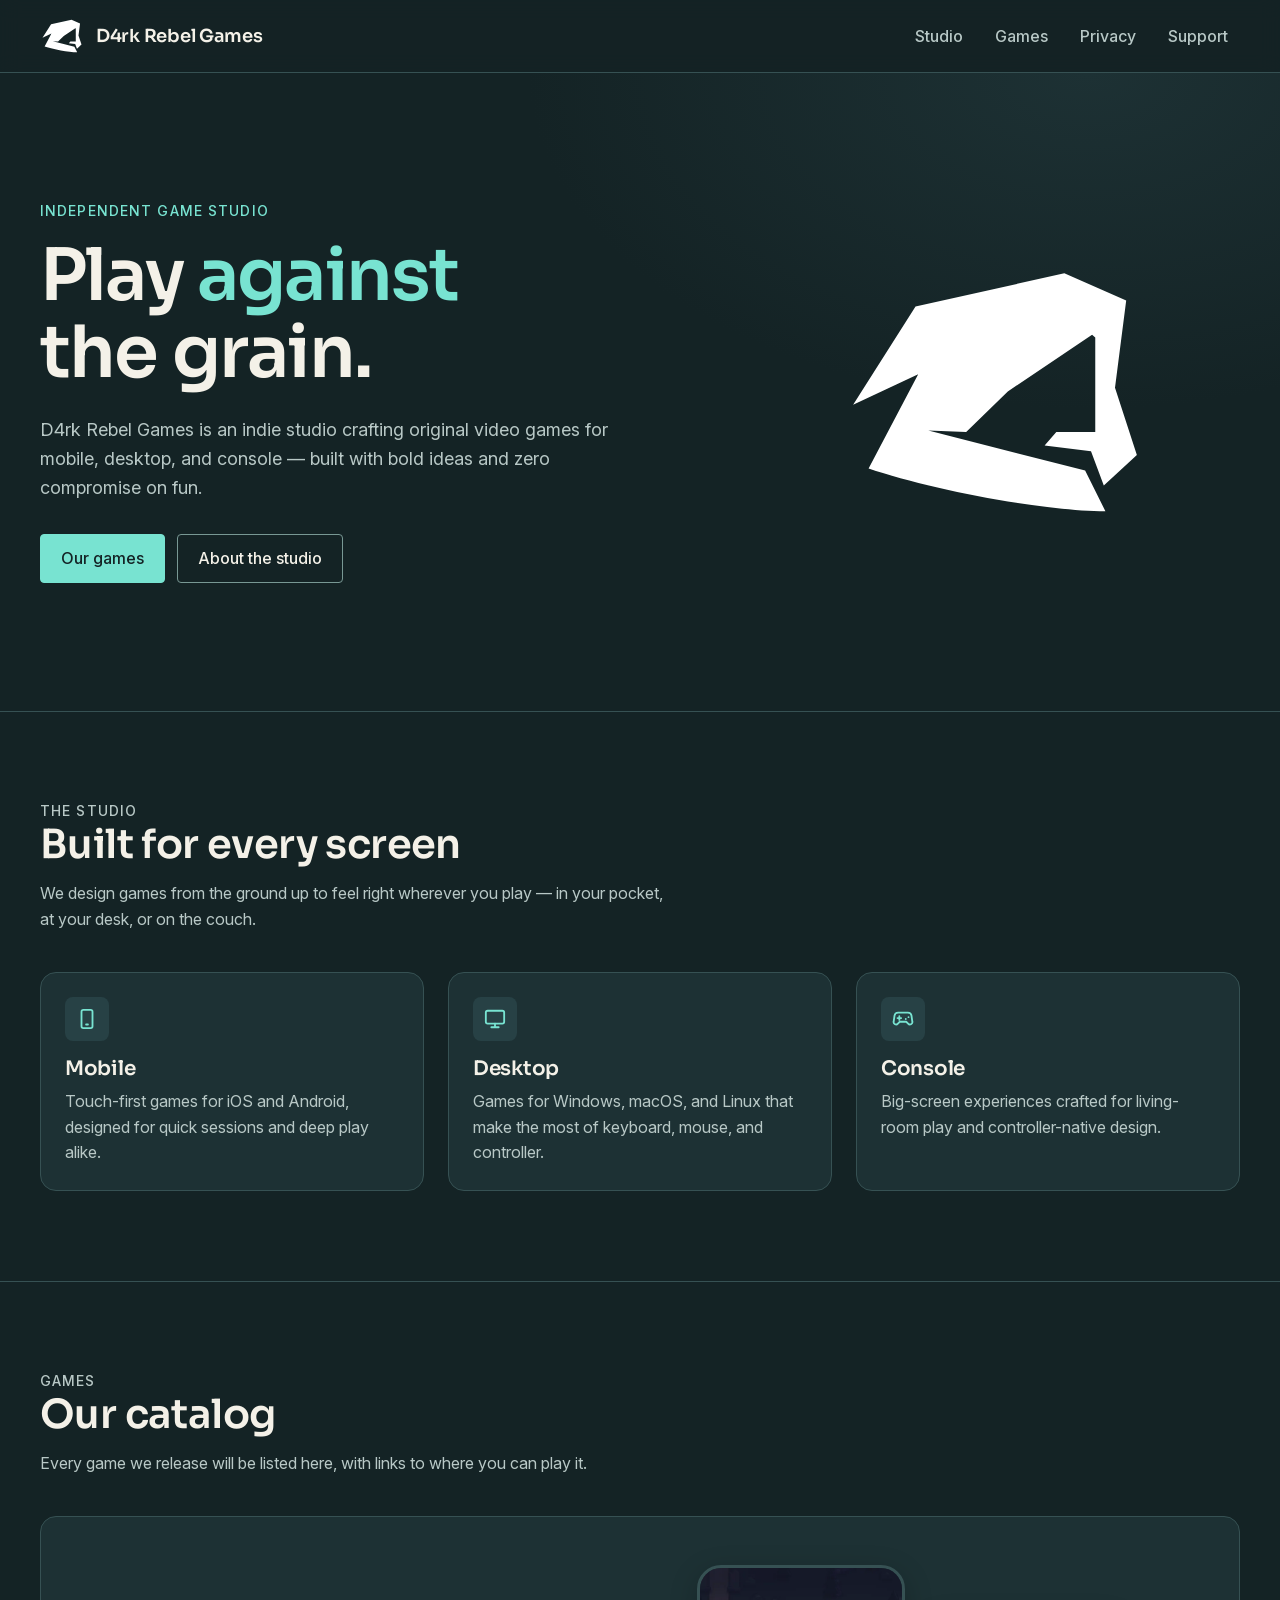
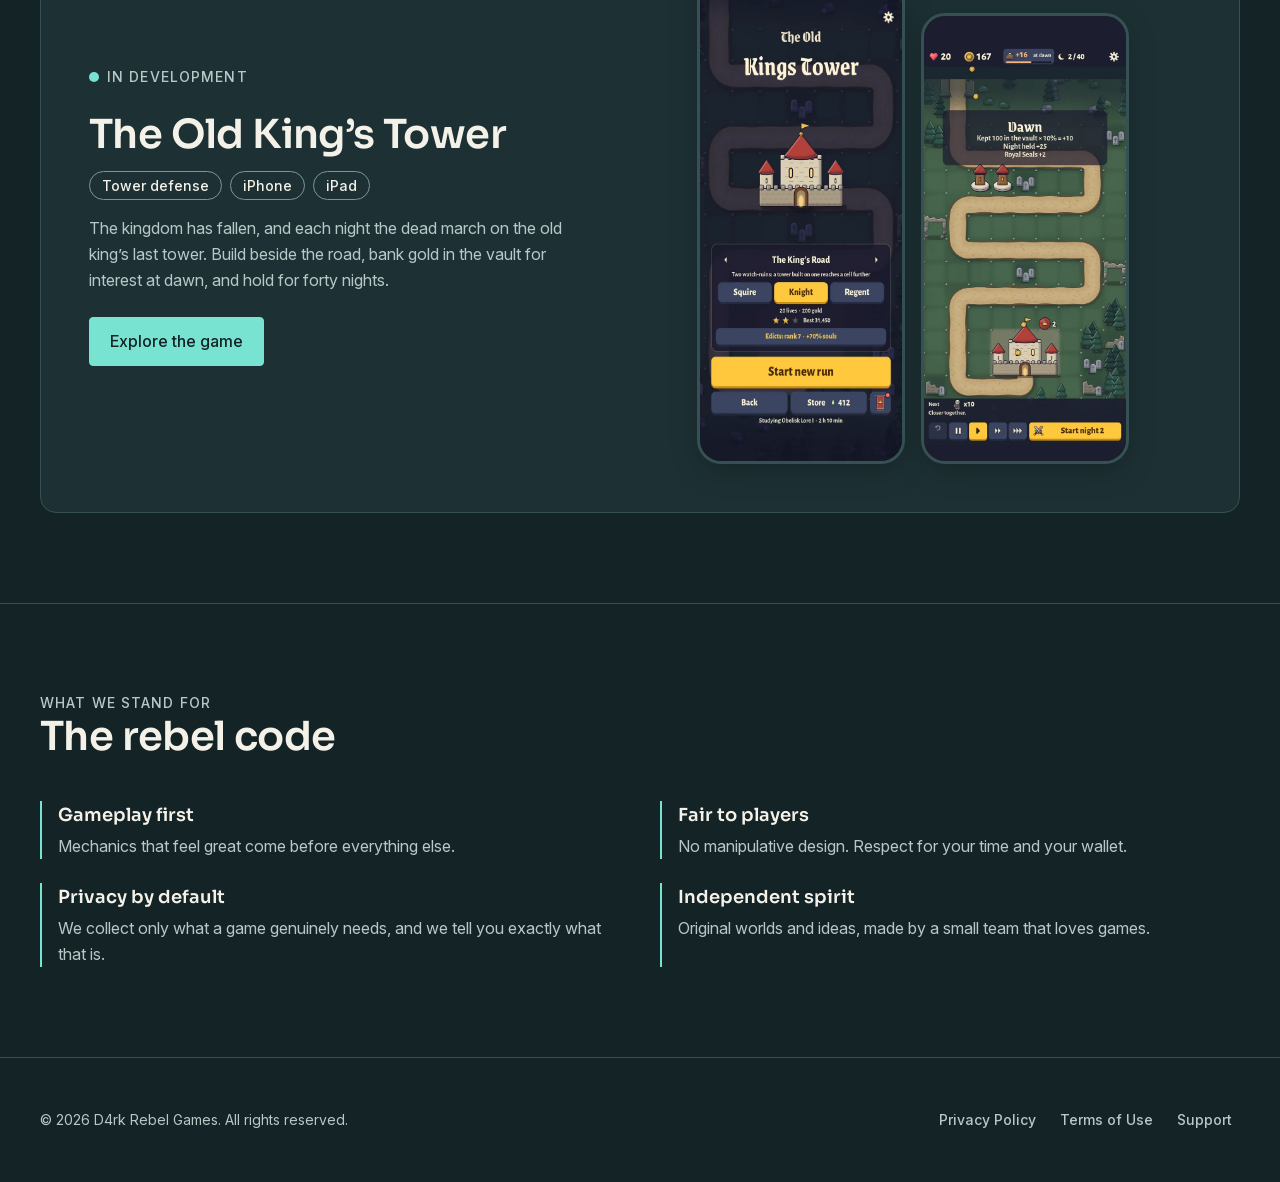
<file: index.html>
<!doctype html>
<html lang="en" data-drg-theme="dark">
<head>
  <meta charset="utf-8">
  <meta name="viewport" content="width=device-width, initial-scale=1">
  <title>D4rk Rebel Games — Independent Game Studio</title>
  <meta name="description" content="D4rk Rebel Games is an independent game studio building original video games for mobile, desktop, and console.">
  <meta name="theme-color" content="#142325">
  <link rel="canonical" href="https://d4rkrebel.com/">
  <link rel="icon" href="/brand/assets/icons/favicon.ico" sizes="32x32">
  <link rel="icon" href="/brand/assets/icons/favicon.svg" type="image/svg+xml">
  <link rel="apple-touch-icon" href="/brand/assets/icons/apple-touch-icon.png">
  <link rel="preload" href="/brand/assets/fonts/InterVariable.woff2" as="font" type="font/woff2" crossorigin>
  <link rel="preload" href="/brand/assets/fonts/Sora-latin-variable.woff2" as="font" type="font/woff2" crossorigin>
  <link rel="stylesheet" href="/brand/css/fonts.css">
  <link rel="stylesheet" href="/brand/css/tokens.css">
  <link rel="stylesheet" href="/assets/styles.css">

  <meta property="og:type" content="website">
  <meta property="og:site_name" content="D4rk Rebel Games">
  <meta property="og:title" content="D4rk Rebel Games — Independent Game Studio">
  <meta property="og:description" content="Original video games for mobile, desktop, and console.">
  <meta property="og:url" content="https://d4rkrebel.com/">
  <meta property="og:image" content="https://d4rkrebel.com/brand/assets/social/og-default.png">
  <meta property="og:image:width" content="1200">
  <meta property="og:image:height" content="630">
  <meta property="og:image:alt" content="The D4rk Rebel Games folded hood emblem beside the studio name">
  <meta name="twitter:card" content="summary_large_image">

  <script type="application/ld+json">
  {
    "@context": "https://schema.org",
    "@type": "Organization",
    "name": "D4rk Rebel Games",
    "url": "https://d4rkrebel.com/",
    "logo": "https://d4rkrebel.com/brand/assets/logos/D4rk_Rebel_Folded_Hood_512.png",
    "description": "Independent game studio building video games for mobile, desktop, and console.",
    "contactPoint": {
      "@type": "ContactPoint",
      "contactType": "customer support",
      "email": "support@d4rkrebel.com",
      "url": "https://d4rkrebel.com/support.html"
    }
  }
  </script>
</head>
<body>
  <a class="skip-link" href="#main">Skip to content</a>

  <header class="site-header">
    <div class="wrap">
      <a class="brand" href="/" aria-label="D4rk Rebel Games — home">
        <img src="/brand/assets/logos/D4rk_Rebel_Folded_Hood_White.svg" alt="" width="600" height="520">
        <span>D4rk Rebel Games</span>
      </a>
      <nav class="nav" aria-label="Primary">
        <a href="#studio">Studio</a>
        <a href="#games">Games</a>
        <a href="/privacy.html">Privacy</a>
        <a href="/support.html">Support</a>
      </nav>
    </div>
  </header>

  <main id="main">
    <section class="hero">
      <div class="wrap">
        <div>
          <p class="eyebrow">Independent Game Studio</p>
          <h1>Play <em>against</em> the grain.</h1>
          <p class="lede">D4rk Rebel Games is an indie studio crafting original video games for mobile, desktop, and console — built with bold ideas and zero compromise on fun.</p>
          <div class="actions">
            <a class="btn" href="#games">Our games</a>
            <a class="btn ghost" href="#studio">About the studio</a>
          </div>
        </div>
        <img class="hero-mark" src="/brand/assets/logos/D4rk_Rebel_Folded_Hood_White.svg" alt="" width="600" height="520">
      </div>
    </section>

    <section class="block" id="studio">
      <div class="wrap">
        <div class="section-head">
          <p class="eyebrow">The Studio</p>
          <h2>Built for every screen</h2>
          <p>We design games from the ground up to feel right wherever you play — in your pocket, at your desk, or on the couch.</p>
        </div>

        <div class="grid">
          <article class="card">
            <div class="icon" aria-hidden="true">
              <svg viewBox="0 0 24 24" fill="none" stroke="currentColor" stroke-width="2" stroke-linecap="round" stroke-linejoin="round"><rect x="6" y="2" width="12" height="20" rx="2"/><path d="M11 18h2"/></svg>
            </div>
            <h3>Mobile</h3>
            <p>Touch-first games for iOS and Android, designed for quick sessions and deep play alike.</p>
          </article>
          <article class="card">
            <div class="icon" aria-hidden="true">
              <svg viewBox="0 0 24 24" fill="none" stroke="currentColor" stroke-width="2" stroke-linecap="round" stroke-linejoin="round"><rect x="2" y="3" width="20" height="14" rx="2"/><path d="M8 21h8M12 17v4"/></svg>
            </div>
            <h3>Desktop</h3>
            <p>Games for Windows, macOS, and Linux that make the most of keyboard, mouse, and controller.</p>
          </article>
          <article class="card">
            <div class="icon" aria-hidden="true">
              <svg viewBox="0 0 24 24" fill="none" stroke="currentColor" stroke-width="2" stroke-linecap="round" stroke-linejoin="round"><path d="M6 11h4M8 9v4M15 12h.01M18 10h.01"/><path d="M17.3 5H6.7a4 4 0 0 0-3.96 3.43l-.9 6.33A2.6 2.6 0 0 0 6.4 17l2.1-2h7l2.1 2a2.6 2.6 0 0 0 4.56-2.24l-.9-6.33A4 4 0 0 0 17.3 5z"/></svg>
            </div>
            <h3>Console</h3>
            <p>Big-screen experiences crafted for living-room play and controller-native design.</p>
          </article>
        </div>
      </div>
    </section>

    <section class="block" id="games">
      <div class="wrap">
        <div class="section-head">
          <p class="eyebrow">Games</p>
          <h2>Our catalog</h2>
          <p>Every game we release will be listed here, with links to where you can play it.</p>
        </div>

        <article class="game-feature">
          <div>
            <p class="status">In development</p>
            <h3><a href="/games/the-old-kings-tower/">The Old King&rsquo;s Tower</a></h3>
            <ul class="tags" aria-label="Genre and platforms">
              <li>Tower defense</li>
              <li>iPhone</li>
              <li>iPad</li>
            </ul>
            <p>The kingdom has fallen, and each night the dead march on the old king&rsquo;s last tower. Build beside the road, bank gold in the vault for interest at dawn, and hold for forty nights.</p>
            <a class="btn" href="/games/the-old-kings-tower/">Explore the game</a>
          </div>
          <div class="shots">
            <img class="phone" src="/games/the-old-kings-tower/images/title.webp" alt="" width="640" height="1387" loading="lazy">
            <img class="phone" src="/games/the-old-kings-tower/images/dawn.webp" alt="" width="640" height="1387" loading="lazy">
          </div>
        </article>
      </div>
    </section>

    <section class="block">
      <div class="wrap">
        <div class="section-head">
          <p class="eyebrow">What we stand for</p>
          <h2>The rebel code</h2>
        </div>
        <ul class="values">
          <li><strong>Gameplay first</strong><span>Mechanics that feel great come before everything else.</span></li>
          <li><strong>Fair to players</strong><span>No manipulative design. Respect for your time and your wallet.</span></li>
          <li><strong>Privacy by default</strong><span>We collect only what a game genuinely needs, and we tell you exactly what that is.</span></li>
          <li><strong>Independent spirit</strong><span>Original worlds and ideas, made by a small team that loves games.</span></li>
        </ul>
      </div>
    </section>
  </main>

  <footer class="site-footer">
    <div class="wrap">
      <p>&copy; <span id="year">2026</span> D4rk Rebel Games. All rights reserved.</p>
      <nav aria-label="Legal">
        <a href="/privacy.html">Privacy Policy</a>
        <a href="/terms.html">Terms of Use</a>
        <a href="/support.html">Support</a>
      </nav>
    </div>
  </footer>
  <script>document.getElementById("year").textContent = new Date().getFullYear();</script>
</body>
</html>
</file>
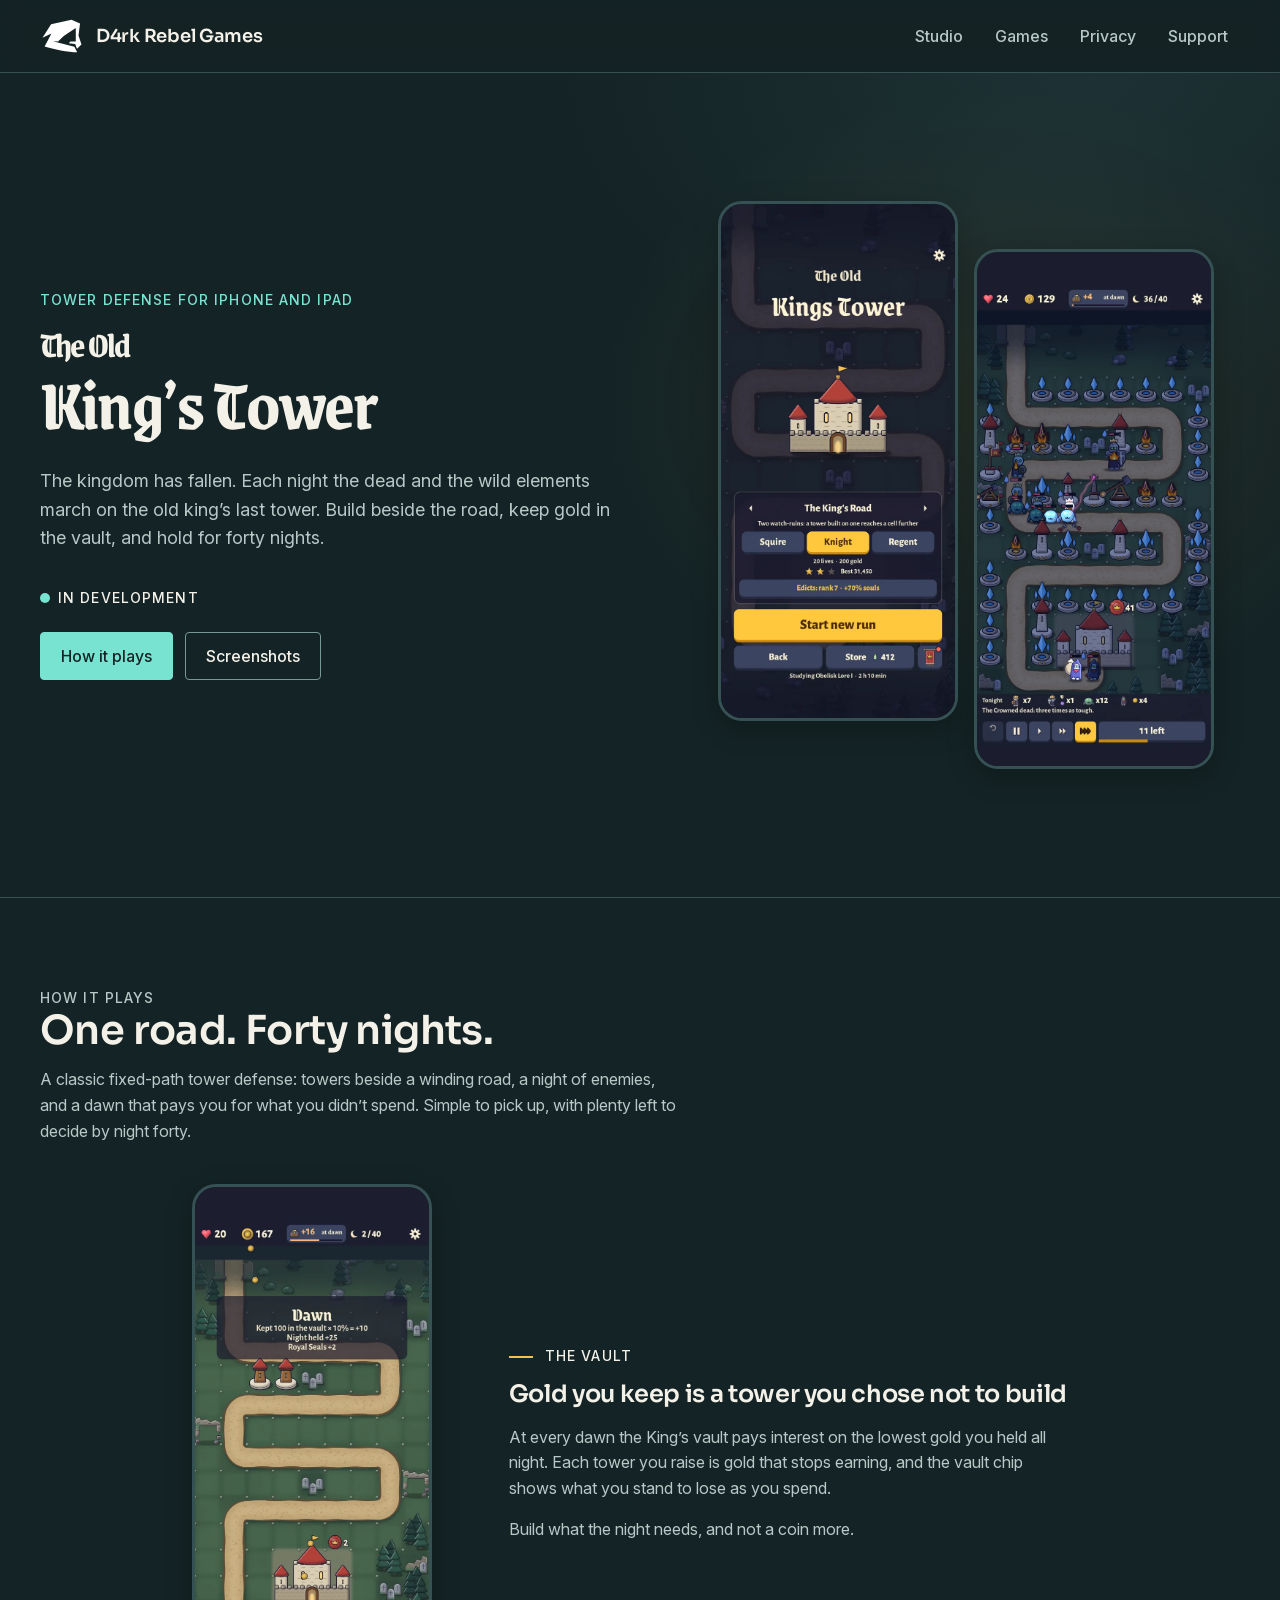
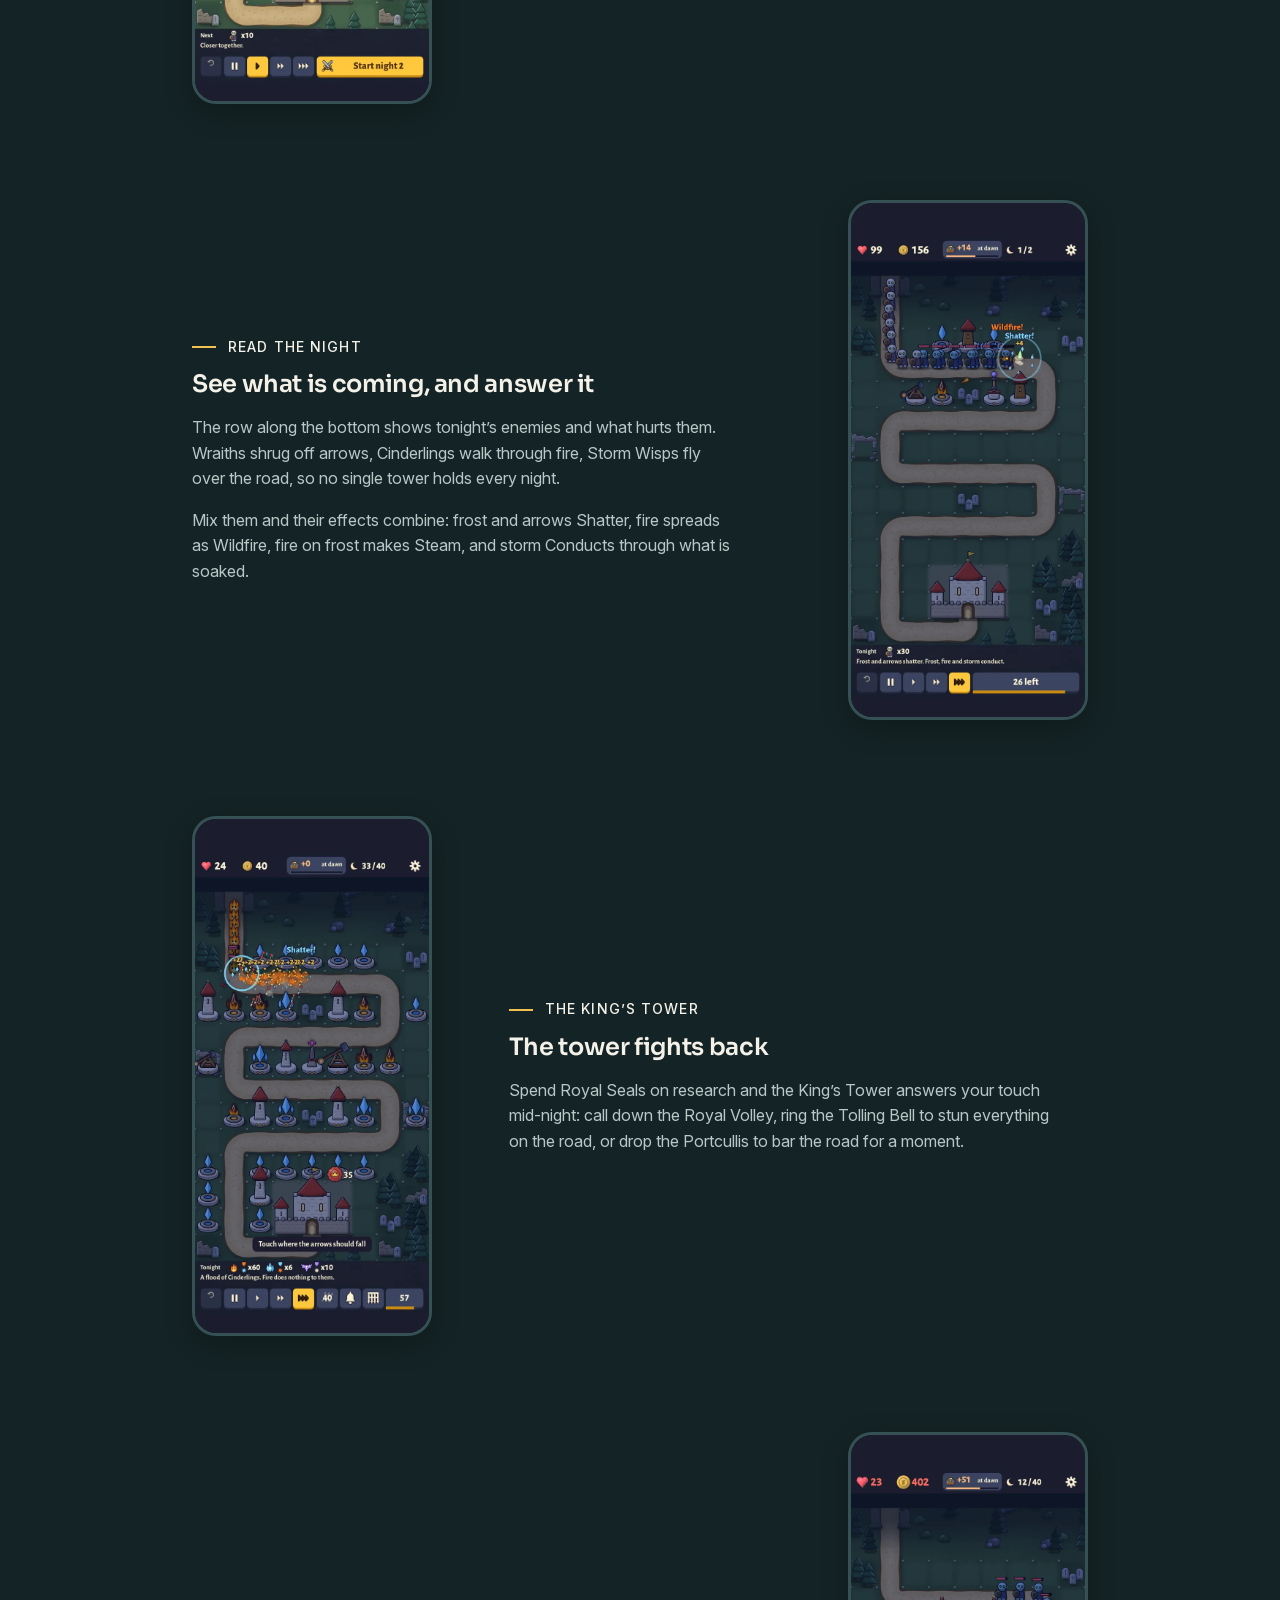
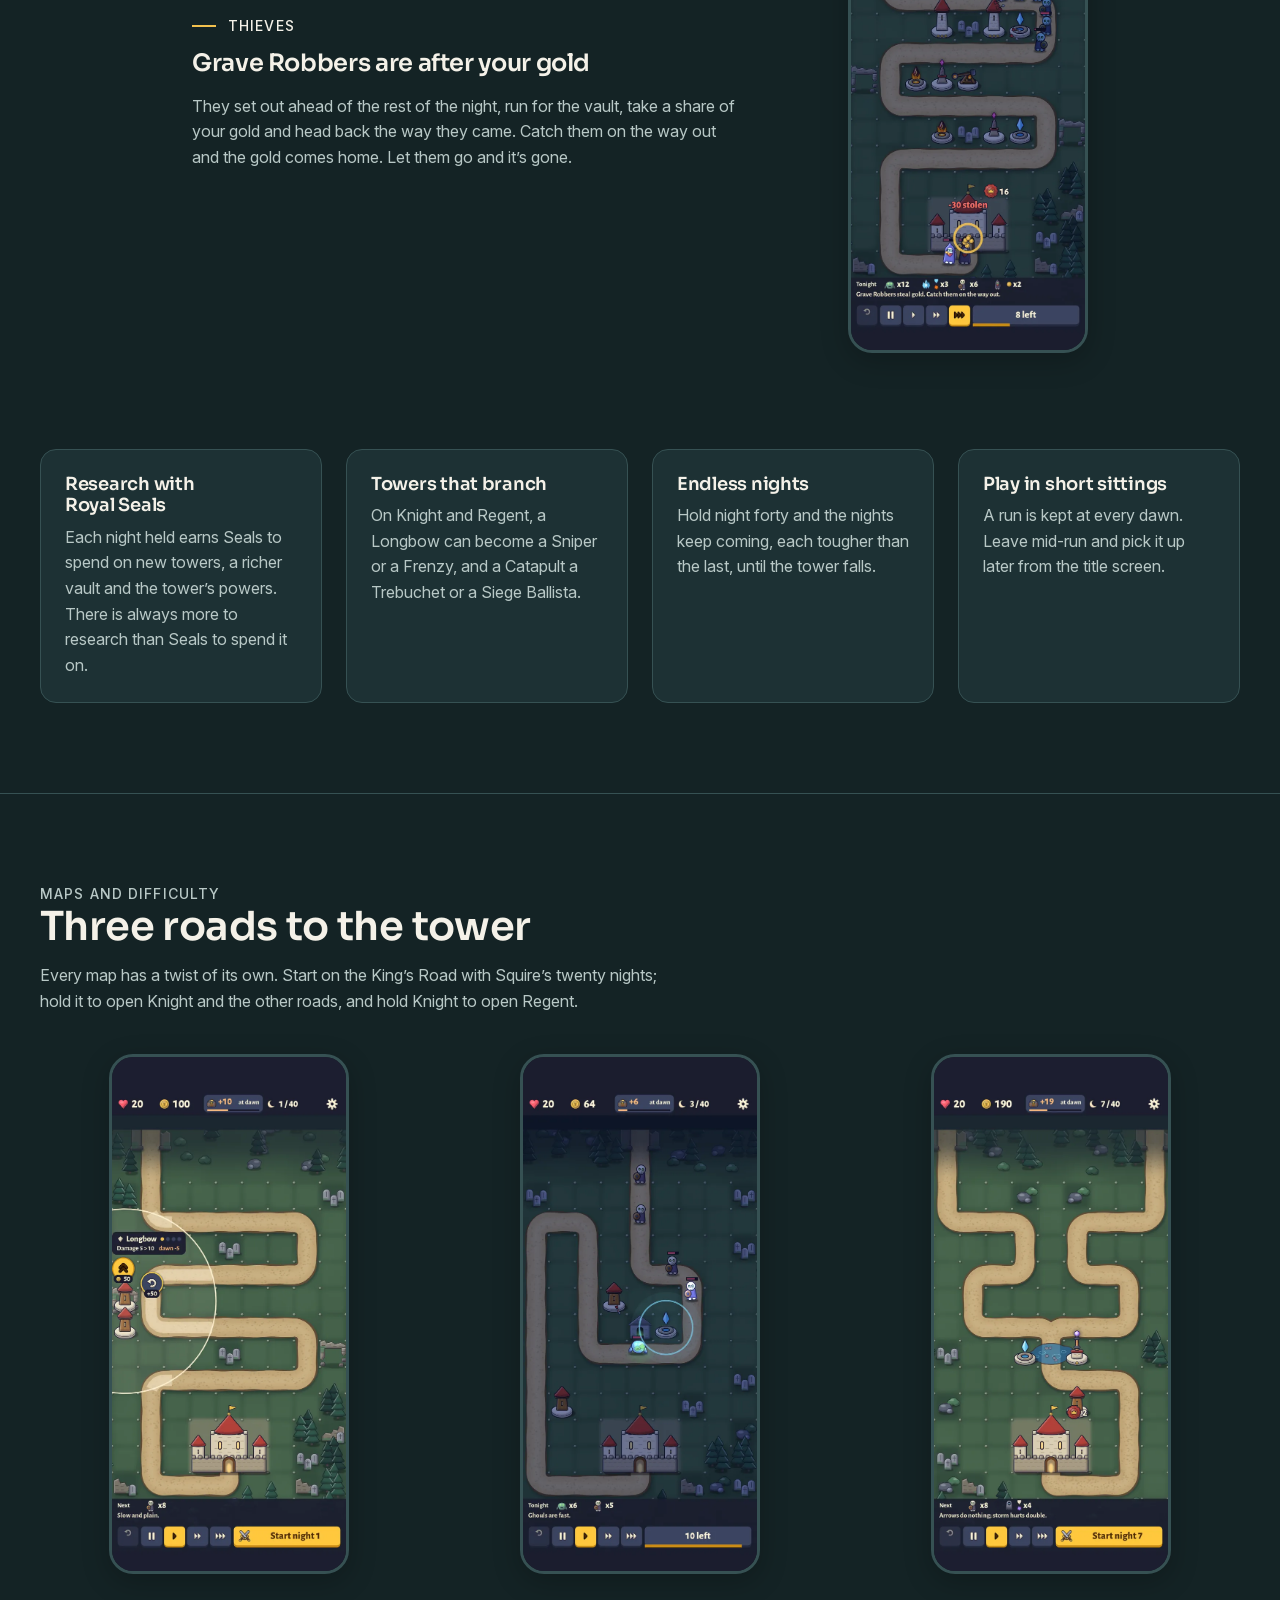
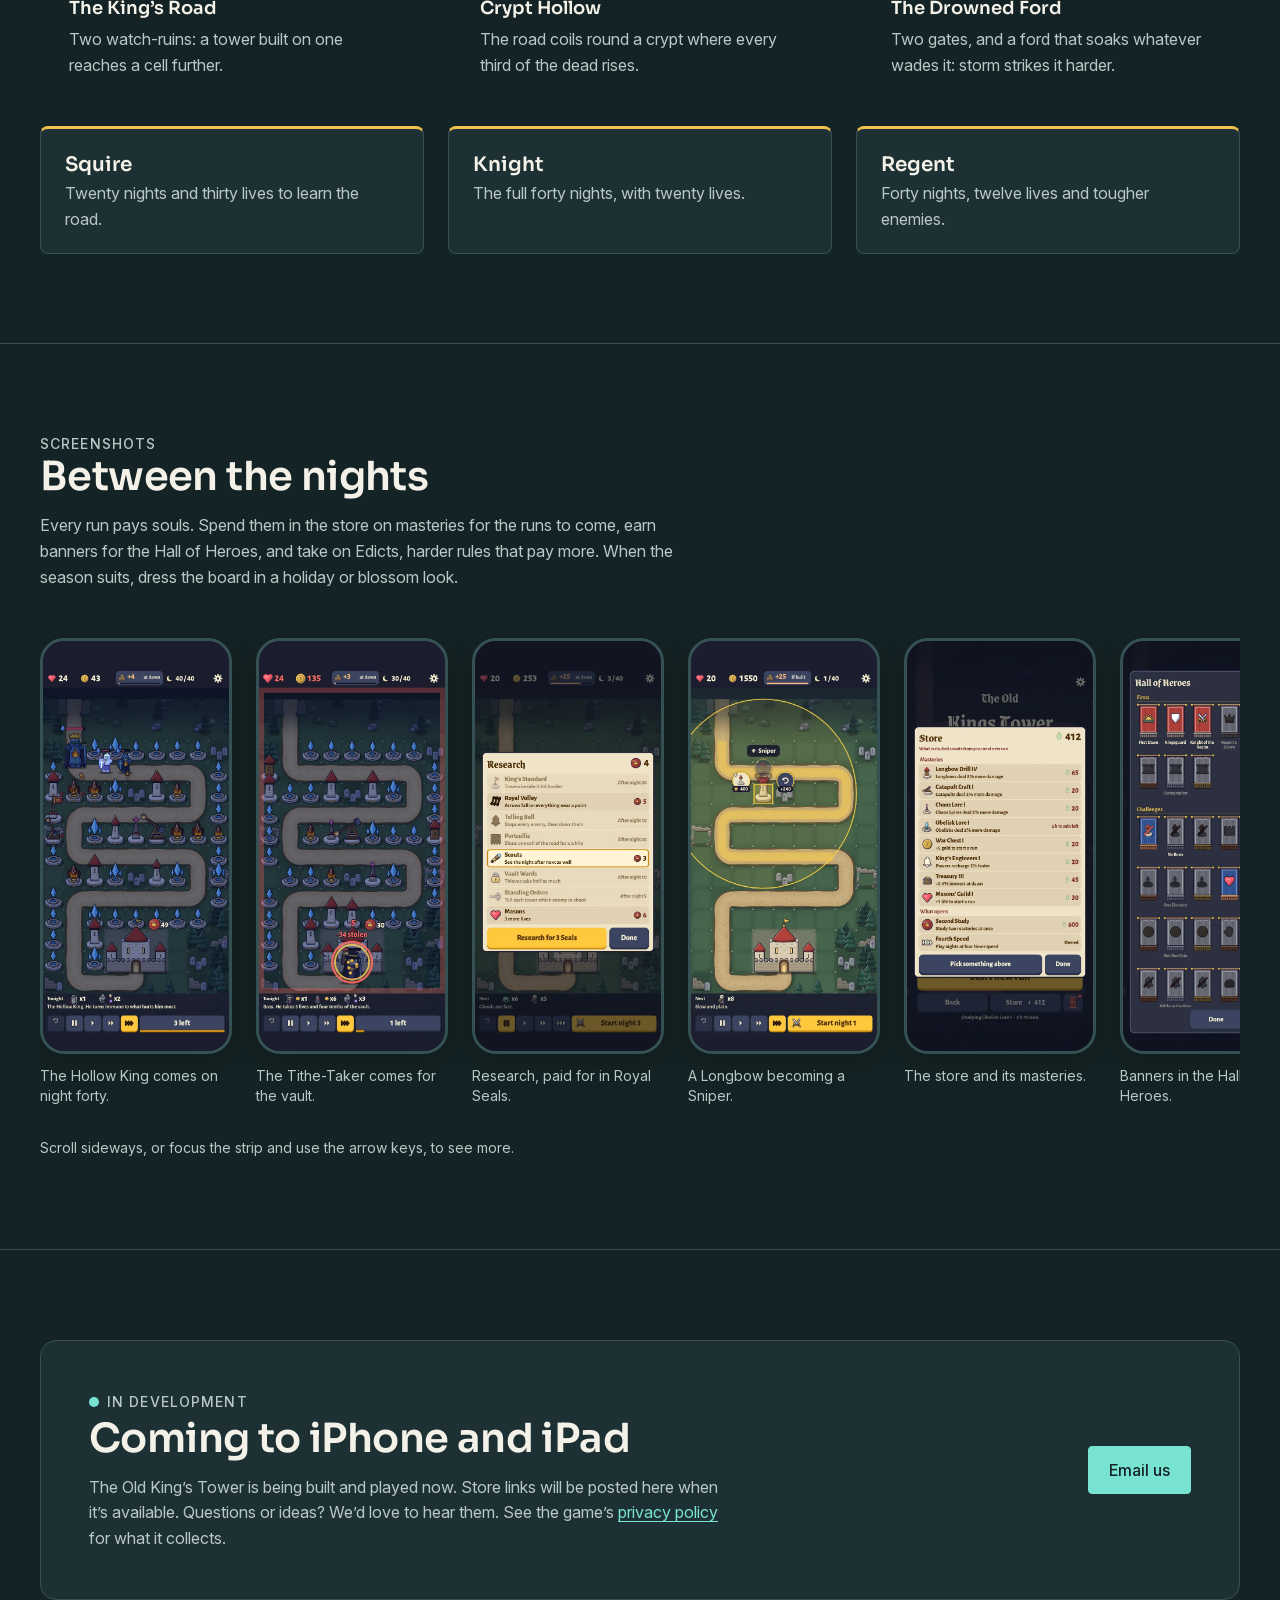
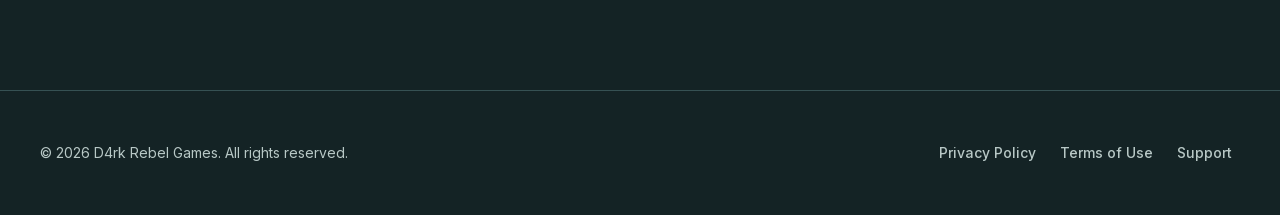
<file: games/the-old-kings-tower/index.html>
<!doctype html>
<html lang="en" data-drg-theme="dark">
<head>
  <meta charset="utf-8">
  <meta name="viewport" content="width=device-width, initial-scale=1">
  <title>The Old King&rsquo;s Tower — D4rk Rebel Games</title>
  <meta name="description" content="The Old King&rsquo;s Tower is a tower defense for iPhone and iPad from D4rk Rebel Games. Build beside the road, bank gold for interest at dawn, and hold the old king's last tower for forty nights.">
  <meta name="theme-color" content="#142325">
  <link rel="canonical" href="https://d4rkrebel.com/games/the-old-kings-tower/">
  <link rel="icon" href="/brand/assets/icons/favicon.ico" sizes="32x32">
  <link rel="icon" href="/brand/assets/icons/favicon.svg" type="image/svg+xml">
  <link rel="apple-touch-icon" href="/brand/assets/icons/apple-touch-icon.png">
  <link rel="preload" href="/brand/assets/fonts/InterVariable.woff2" as="font" type="font/woff2" crossorigin>
  <link rel="preload" href="/brand/assets/fonts/Sora-latin-variable.woff2" as="font" type="font/woff2" crossorigin>
  <link rel="preload" href="/games/the-old-kings-tower/fonts/GrenzeGotisch.woff2" as="font" type="font/woff2" crossorigin>
  <link rel="stylesheet" href="/brand/css/fonts.css">
  <link rel="stylesheet" href="/brand/css/tokens.css">
  <link rel="stylesheet" href="/assets/styles.css">
  <link rel="stylesheet" href="/games/the-old-kings-tower/game.css">

  <meta property="og:type" content="website">
  <meta property="og:site_name" content="D4rk Rebel Games">
  <meta property="og:title" content="The Old King&rsquo;s Tower — a tower defense for iPhone and iPad">
  <meta property="og:description" content="Build beside the road, bank gold for interest at dawn, and hold the old king's last tower for forty nights.">
  <meta property="og:url" content="https://d4rkrebel.com/games/the-old-kings-tower/">
  <meta property="og:image" content="https://d4rkrebel.com/games/the-old-kings-tower/og.png">
  <meta property="og:image:width" content="1200">
  <meta property="og:image:height" content="630">
  <meta property="og:image:alt" content="The Old King&rsquo;s Tower title beside two phone screenshots of the game">
  <meta name="twitter:card" content="summary_large_image">

  <script type="application/ld+json">
  {
    "@context": "https://schema.org",
    "@type": "VideoGame",
    "name": "The Old King’s Tower",
    "url": "https://d4rkrebel.com/games/the-old-kings-tower/",
    "image": "https://d4rkrebel.com/games/the-old-kings-tower/og.png",
    "description": "A tower defense for iPhone and iPad. Build beside the road, bank gold for interest at dawn, and hold the old king's last tower for forty nights.",
    "genre": "Tower defense",
    "gamePlatform": ["iPhone", "iPad"],
    "operatingSystem": "iOS",
    "applicationCategory": "Game",
    "author": { "@type": "Organization", "name": "D4rk Rebel Games", "url": "https://d4rkrebel.com/" },
    "publisher": { "@type": "Organization", "name": "D4rk Rebel Games", "url": "https://d4rkrebel.com/" }
  }
  </script>
</head>
<body>
  <a class="skip-link" href="#main">Skip to content</a>

  <header class="site-header">
    <div class="wrap">
      <a class="brand" href="/" aria-label="D4rk Rebel Games — home">
        <img src="/brand/assets/logos/D4rk_Rebel_Folded_Hood_White.svg" alt="" width="600" height="520">
        <span>D4rk Rebel Games</span>
      </a>
      <nav class="nav" aria-label="Primary">
        <a href="/#studio">Studio</a>
        <a href="/#games">Games</a>
        <a href="/privacy.html">Privacy</a>
        <a href="/support.html">Support</a>
      </nav>
    </div>
  </header>

  <main id="main" class="okt">
    <section class="hero okt-hero">
      <div class="wrap">
        <div>
          <p class="eyebrow">Tower defense for iPhone and iPad</p>
          <h1 class="okt-title"><span>The Old</span> King&rsquo;s Tower</h1>
          <p class="lede">The kingdom has fallen. Each night the dead and the wild elements march on the old king&rsquo;s last tower. Build beside the road, keep gold in the vault, and hold for forty nights.</p>
          <p class="status">In development</p>
          <div class="actions">
            <a class="btn" href="#how">How it plays</a>
            <a class="btn ghost" href="#screenshots">Screenshots</a>
          </div>
        </div>
        <div class="okt-hero-shots">
          <img class="phone" src="images/title.webp" alt="The title screen: the King's Tower above a winding road, with the King's Road map chosen on Knight." width="640" height="1387" fetchpriority="high">
          <img class="phone" src="images/crowned.webp" alt="Night 36 of 40: crowned undead march along a road lined with frost, fire and arrow towers." width="640" height="1387">
        </div>
      </div>
    </section>

    <section class="block" id="how" aria-labelledby="how-heading">
      <div class="wrap">
        <div class="section-head">
          <p class="eyebrow">How it plays</p>
          <h2 id="how-heading">One road. Forty nights.</h2>
          <p>A classic fixed-path tower defense: towers beside a winding road, a night of enemies, and a dawn that pays you for what you didn&rsquo;t spend. Simple to pick up, with plenty left to decide by night forty.</p>
        </div>

        <div class="okt-features">
          <article class="okt-feature">
            <img class="phone" src="images/dawn.webp" alt="The dawn summary: gold kept in the vault earns interest, plus a bonus for the night held and Royal Seals." width="640" height="1387" loading="lazy">
            <div>
              <p class="okt-kicker">The vault</p>
              <h3>Gold you keep is a tower you chose not to build</h3>
              <p>At every dawn the King&rsquo;s vault pays interest on the lowest gold you held all night. Each tower you raise is gold that stops earning, and the vault chip shows what you stand to lose as you spend.</p>
              <p>Build what the night needs, and not a coin more.</p>
            </div>
          </article>

          <article class="okt-feature">
            <img class="phone" src="images/combos.webp" alt="Frost, fire and arrows meeting on a column of the dead, with Wildfire and Shatter called out." width="640" height="1387" loading="lazy">
            <div>
              <p class="okt-kicker">Read the night</p>
              <h3>See what is coming, and answer it</h3>
              <p>The row along the bottom shows tonight&rsquo;s enemies and what hurts them. Wraiths shrug off arrows, Cinderlings walk through fire, Storm Wisps fly over the road, so no single tower holds every night.</p>
              <p>Mix them and their effects combine: frost and arrows Shatter, fire spreads as Wildfire, fire on frost makes Steam, and storm Conducts through what is soaked.</p>
            </div>
          </article>

          <article class="okt-feature">
            <img class="phone" src="images/volley.webp" alt="The Royal Volley landing as a rain of arrows on a flood of Cinderlings." width="640" height="1387" loading="lazy">
            <div>
              <p class="okt-kicker">The King&rsquo;s Tower</p>
              <h3>The tower fights back</h3>
              <p>Spend Royal Seals on research and the King&rsquo;s Tower answers your touch mid-night: call down the Royal Volley, ring the Tolling Bell to stun everything on the road, or drop the Portcullis to bar the road for a moment.</p>
            </div>
          </article>

          <article class="okt-feature">
            <img class="phone" src="images/theft.webp" alt="A Grave Robber running back up the road with stolen gold from the vault." width="640" height="1387" loading="lazy">
            <div>
              <p class="okt-kicker">Thieves</p>
              <h3>Grave Robbers are after your gold</h3>
              <p>They set out ahead of the rest of the night, run for the vault, take a share of your gold and head back the way they came. Catch them on the way out and the gold comes home. Let them go and it&rsquo;s gone.</p>
            </div>
          </article>
        </div>

        <div class="okt-more">
          <div class="grid">
            <article class="card">
              <h3>Research with Royal Seals</h3>
              <p>Each night held earns Seals to spend on new towers, a richer vault and the tower&rsquo;s powers. There is always more to research than Seals to spend it on.</p>
            </article>
            <article class="card">
              <h3>Towers that branch</h3>
              <p>On Knight and Regent, a Longbow can become a Sniper or a Frenzy, and a Catapult a Trebuchet or a Siege Ballista.</p>
            </article>
            <article class="card">
              <h3>Endless nights</h3>
              <p>Hold night forty and the nights keep coming, each tougher than the last, until the tower falls.</p>
            </article>
            <article class="card">
              <h3>Play in short sittings</h3>
              <p>A run is kept at every dawn. Leave mid-run and pick it up later from the title screen.</p>
            </article>
          </div>
        </div>
      </div>
    </section>

    <section class="block" id="maps" aria-labelledby="maps-heading">
      <div class="wrap">
        <div class="section-head">
          <p class="eyebrow">Maps and difficulty</p>
          <h2 id="maps-heading">Three roads to the tower</h2>
          <p>Every map has a twist of its own. Start on the King&rsquo;s Road with Squire&rsquo;s twenty nights; hold it to open Knight and the other roads, and hold Knight to open Regent.</p>
        </div>

        <ul class="okt-maps">
          <li>
            <figure>
              <img class="phone" src="images/kings-road.webp" alt="The King's Road in daylight, with a Longbow built on a watch-ruin and its longer reach shown." width="640" height="1387" loading="lazy">
              <figcaption><strong>The King&rsquo;s Road</strong><span>Two watch-ruins: a tower built on one reaches a cell further.</span></figcaption>
            </figure>
          </li>
          <li>
            <figure>
              <img class="phone" src="images/crypt-hollow.webp" alt="Crypt Hollow, where the road coils around a crypt in the middle of the board." width="640" height="1387" loading="lazy">
              <figcaption><strong>Crypt Hollow</strong><span>The road coils round a crypt where every third of the dead rises.</span></figcaption>
            </figure>
          </li>
          <li>
            <figure>
              <img class="phone" src="images/drowned-ford.webp" alt="The Drowned Ford, where two roads from two gates merge at a ford." width="640" height="1387" loading="lazy">
              <figcaption><strong>The Drowned Ford</strong><span>Two gates, and a ford that soaks whatever wades it: storm strikes it harder.</span></figcaption>
            </figure>
          </li>
        </ul>

        <ul class="okt-modes" aria-label="Difficulties">
          <li><strong>Squire</strong><span>Twenty nights and thirty lives to learn the road.</span></li>
          <li><strong>Knight</strong><span>The full forty nights, with twenty lives.</span></li>
          <li><strong>Regent</strong><span>Forty nights, twelve lives and tougher enemies.</span></li>
        </ul>
      </div>
    </section>

    <section class="block" id="screenshots" aria-labelledby="screens-heading">
      <div class="wrap">
        <div class="section-head">
          <p class="eyebrow">Screenshots</p>
          <h2 id="screens-heading">Between the nights</h2>
          <p>Every run pays souls. Spend them in the store on masteries for the runs to come, earn banners for the Hall of Heroes, and take on Edicts, harder rules that pay more. When the season suits, dress the board in a holiday or blossom look.</p>
        </div>

        <ul class="okt-gallery" tabindex="0" aria-label="Screenshots, scroll sideways for more">
          <li><figure><img class="phone" src="images/hollow-king.webp" alt="Night 40: the Hollow King leads the last of the dead toward the tower." width="640" height="1387" loading="lazy"><figcaption>The Hollow King comes on night forty.</figcaption></figure></li>
          <li><figure><img class="phone" src="images/tithe-taker.webp" alt="The Tithe-Taker reaching the King's Tower and stealing gold from the vault." width="640" height="1387" loading="lazy"><figcaption>The Tithe-Taker comes for the vault.</figcaption></figure></li>
          <li><figure><img class="phone" src="images/research.webp" alt="The research list, with powers, the Treasury, Scouts and other upgrades priced in Royal Seals." width="640" height="1387" loading="lazy"><figcaption>Research, paid for in Royal Seals.</figcaption></figure></li>
          <li><figure><img class="phone" src="images/branch.webp" alt="A Longbow tower choosing its branch, with Sniper highlighted." width="640" height="1387" loading="lazy"><figcaption>A Longbow becoming a Sniper.</figcaption></figure></li>
          <li><figure><img class="phone" src="images/store.webp" alt="The store, where souls buy masteries such as Longbow Drill and Treasury upgrades." width="640" height="1387" loading="lazy"><figcaption>The store and its masteries.</figcaption></figure></li>
          <li><figure><img class="phone" src="images/hall-of-heroes.webp" alt="The Hall of Heroes, a wall of earned and locked banners." width="640" height="1387" loading="lazy"><figcaption>Banners in the Hall of Heroes.</figcaption></figure></li>
          <li><figure><img class="phone" src="images/edicts.webp" alt="The Edicts list, where harder rules such as Swift Dead and Thin Walls raise a run's rank." width="640" height="1387" loading="lazy"><figcaption>Edicts: harder rules, more souls.</figcaption></figure></li>
          <li><figure><img class="phone" src="images/holiday.webp" alt="The holiday look: a snowy board with the Hollow King on the road." width="640" height="1387" loading="lazy"><figcaption>The holiday look.</figcaption></figure></li>
          <li><figure><img class="phone" src="images/blossom.webp" alt="The blossom look: Crypt Hollow with pink blossom trees beside the road." width="640" height="1387" loading="lazy"><figcaption>The blossom look.</figcaption></figure></li>
        </ul>
        <p class="okt-gallery-hint">Scroll sideways, or focus the strip and use the arrow keys, to see more.</p>
      </div>
    </section>

    <section class="block" aria-labelledby="status-heading">
      <div class="wrap">
        <div class="okt-cta">
          <div>
            <p class="status">In development</p>
            <h2 id="status-heading">Coming to iPhone and iPad</h2>
            <p>The Old King&rsquo;s Tower is being built and played now. Store links will be posted here when it&rsquo;s available. Questions or ideas? We&rsquo;d love to hear them. See the game&rsquo;s <a href="/games/the-old-kings-tower/privacy.html">privacy policy</a> for what it collects.</p>
          </div>
          <a class="btn" href="mailto:support@d4rkrebel.com?subject=The%20Old%20King%E2%80%99s%20Tower">Email us</a>
        </div>
      </div>
    </section>
  </main>

  <footer class="site-footer">
    <div class="wrap">
      <p>&copy; <span id="year">2026</span> D4rk Rebel Games. All rights reserved.</p>
      <nav aria-label="Legal">
        <a href="/privacy.html">Privacy Policy</a>
        <a href="/terms.html">Terms of Use</a>
        <a href="/support.html">Support</a>
      </nav>
    </div>
  </footer>
  <script>document.getElementById("year").textContent = new Date().getFullYear();</script>
</body>
</html>
</file>
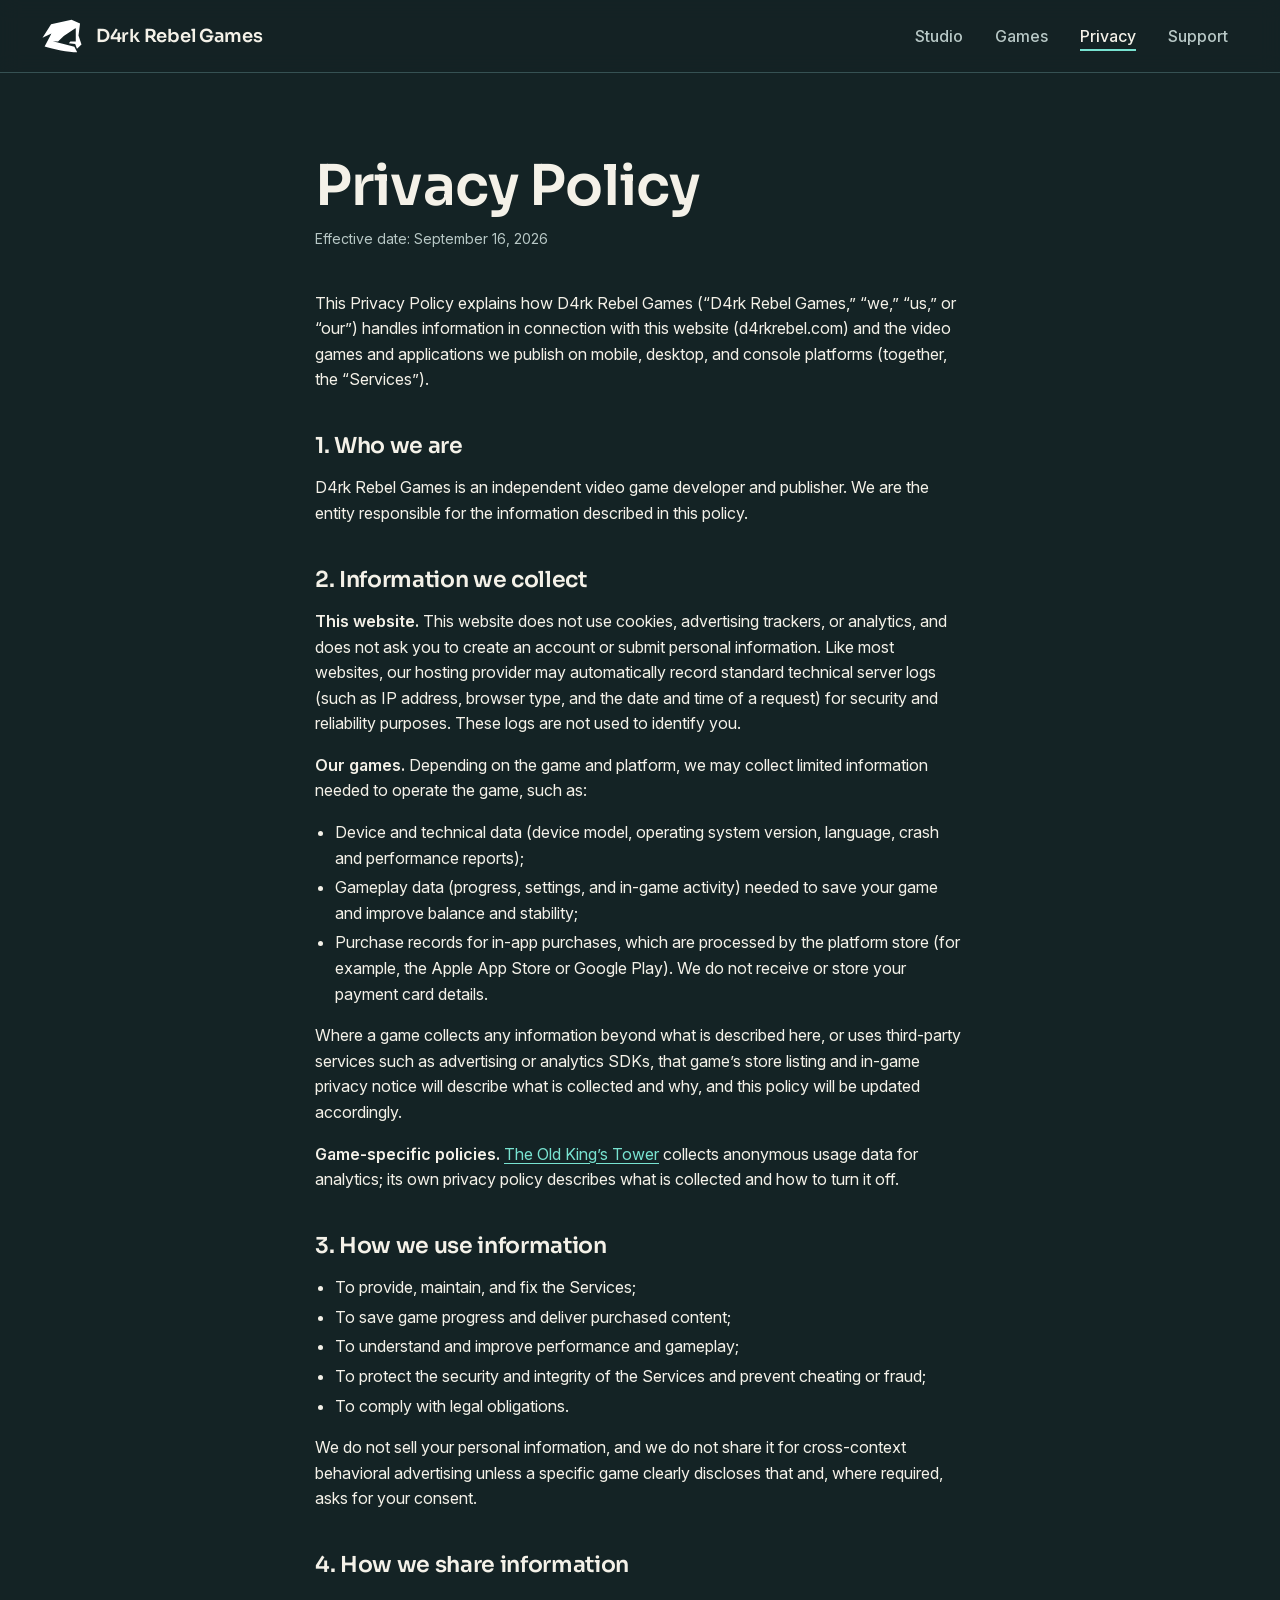
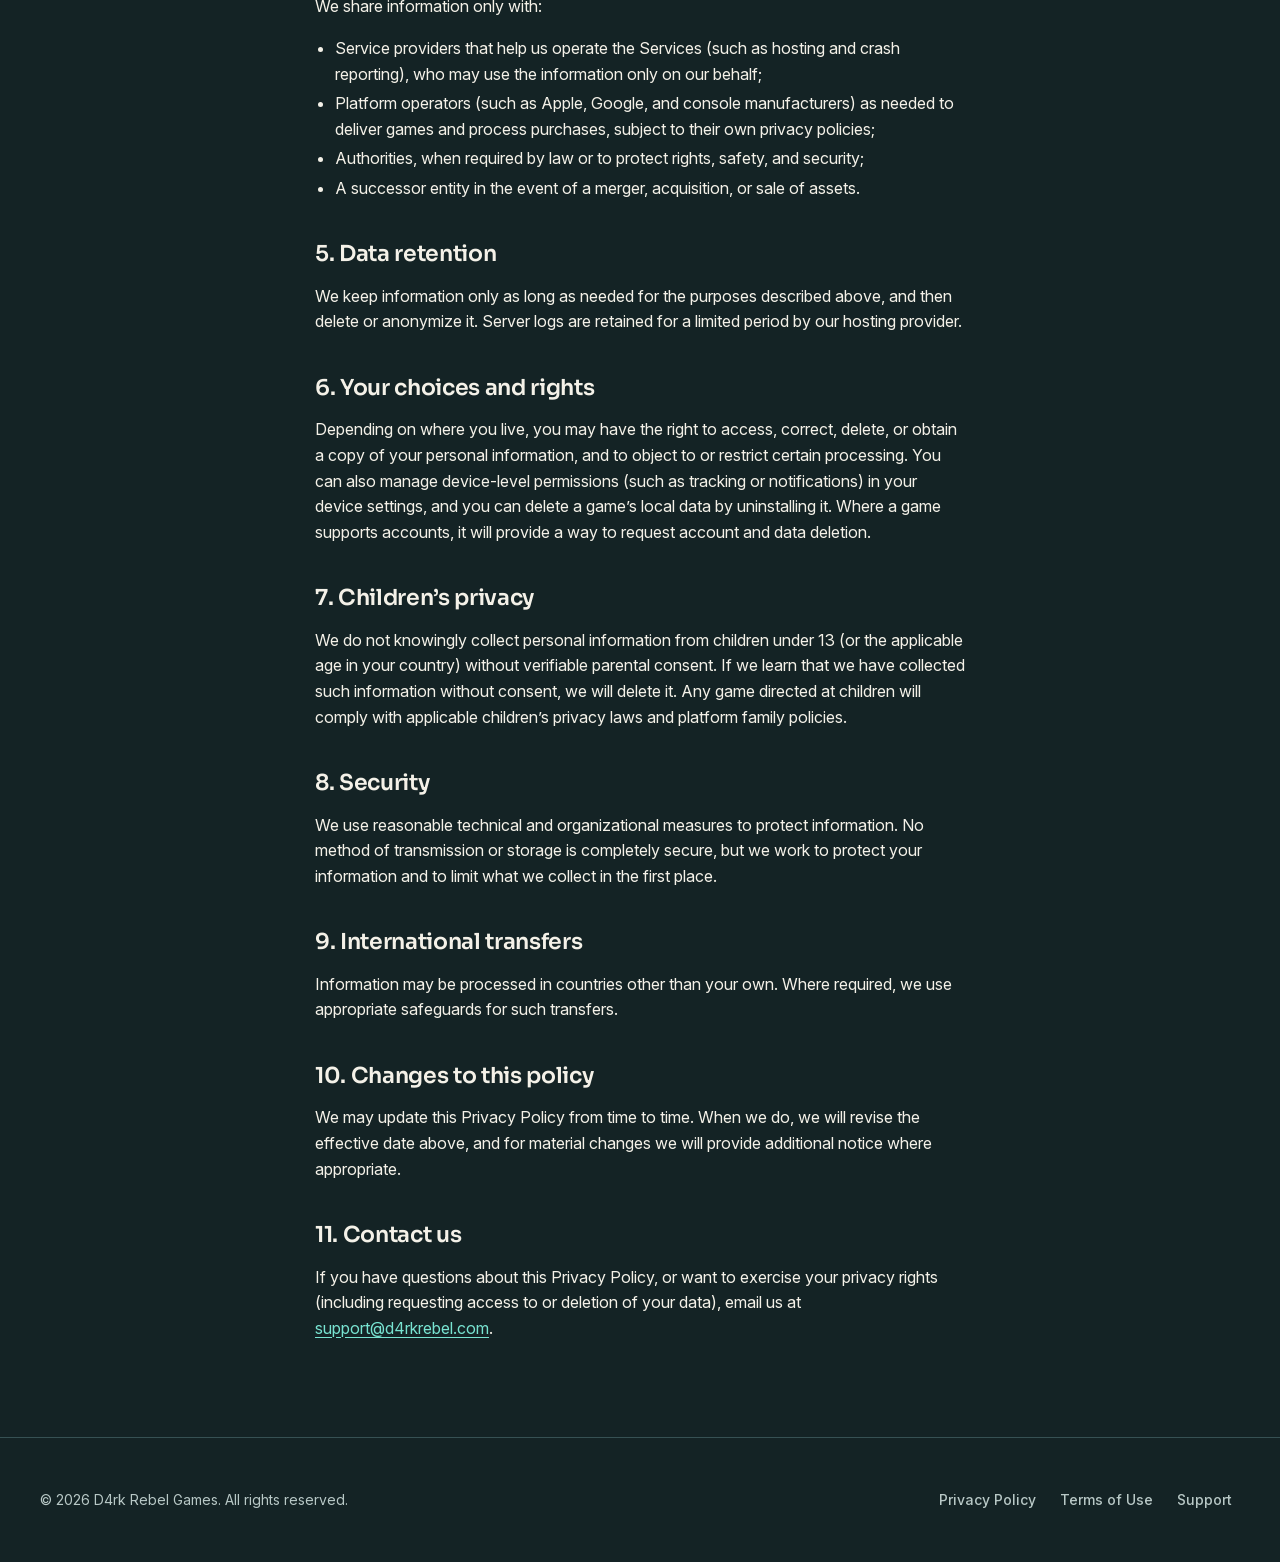
<file: privacy.html>
<!doctype html>
<html lang="en" data-drg-theme="dark">
<head>
  <meta charset="utf-8">
  <meta name="viewport" content="width=device-width, initial-scale=1">
  <title>Privacy Policy — D4rk Rebel Games</title>
  <meta name="description" content="Privacy Policy for D4rk Rebel Games, its website, and its games.">
  <meta name="theme-color" content="#142325">
  <link rel="canonical" href="https://d4rkrebel.com/privacy.html">
  <link rel="icon" href="/brand/assets/icons/favicon.ico" sizes="32x32">
  <link rel="icon" href="/brand/assets/icons/favicon.svg" type="image/svg+xml">
  <link rel="apple-touch-icon" href="/brand/assets/icons/apple-touch-icon.png">
  <link rel="preload" href="/brand/assets/fonts/InterVariable.woff2" as="font" type="font/woff2" crossorigin>
  <link rel="preload" href="/brand/assets/fonts/Sora-latin-variable.woff2" as="font" type="font/woff2" crossorigin>
  <link rel="stylesheet" href="/brand/css/fonts.css">
  <link rel="stylesheet" href="/brand/css/tokens.css">
  <link rel="stylesheet" href="/assets/styles.css">
</head>
<body>
  <a class="skip-link" href="#main">Skip to content</a>

  <header class="site-header">
    <div class="wrap">
      <a class="brand" href="/" aria-label="D4rk Rebel Games — home">
        <img src="/brand/assets/logos/D4rk_Rebel_Folded_Hood_White.svg" alt="" width="600" height="520">
        <span>D4rk Rebel Games</span>
      </a>
      <nav class="nav" aria-label="Primary">
        <a href="/#studio">Studio</a>
        <a href="/#games">Games</a>
        <a href="/privacy.html" aria-current="page">Privacy</a>
        <a href="/support.html">Support</a>
      </nav>
    </div>
  </header>

  <main id="main" class="legal">
    <div class="wrap">
      <h1>Privacy Policy</h1>
      <p class="updated">Effective date: September 16, 2026</p>

      <p>This Privacy Policy explains how D4rk Rebel Games (&ldquo;D4rk Rebel Games,&rdquo; &ldquo;we,&rdquo; &ldquo;us,&rdquo; or &ldquo;our&rdquo;) handles information in connection with this website (d4rkrebel.com) and the video games and applications we publish on mobile, desktop, and console platforms (together, the &ldquo;Services&rdquo;).</p>

      <h2>1. Who we are</h2>
      <p>D4rk Rebel Games is an independent video game developer and publisher. We are the entity responsible for the information described in this policy.</p>

      <h2>2. Information we collect</h2>
      <p><strong>This website.</strong> This website does not use cookies, advertising trackers, or analytics, and does not ask you to create an account or submit personal information. Like most websites, our hosting provider may automatically record standard technical server logs (such as IP address, browser type, and the date and time of a request) for security and reliability purposes. These logs are not used to identify you.</p>
      <p><strong>Our games.</strong> Depending on the game and platform, we may collect limited information needed to operate the game, such as:</p>
      <ul>
        <li>Device and technical data (device model, operating system version, language, crash and performance reports);</li>
        <li>Gameplay data (progress, settings, and in-game activity) needed to save your game and improve balance and stability;</li>
        <li>Purchase records for in-app purchases, which are processed by the platform store (for example, the Apple App Store or Google Play). We do not receive or store your payment card details.</li>
      </ul>
      <p>Where a game collects any information beyond what is described here, or uses third-party services such as advertising or analytics SDKs, that game&rsquo;s store listing and in-game privacy notice will describe what is collected and why, and this policy will be updated accordingly.</p>
      <p><strong>Game-specific policies.</strong> <a href="/games/the-old-kings-tower/privacy.html">The Old King&rsquo;s Tower</a> collects anonymous usage data for analytics; its own privacy policy describes what is collected and how to turn it off.</p>

      <h2>3. How we use information</h2>
      <ul>
        <li>To provide, maintain, and fix the Services;</li>
        <li>To save game progress and deliver purchased content;</li>
        <li>To understand and improve performance and gameplay;</li>
        <li>To protect the security and integrity of the Services and prevent cheating or fraud;</li>
        <li>To comply with legal obligations.</li>
      </ul>
      <p>We do not sell your personal information, and we do not share it for cross-context behavioral advertising unless a specific game clearly discloses that and, where required, asks for your consent.</p>

      <h2>4. How we share information</h2>
      <p>We share information only with:</p>
      <ul>
        <li>Service providers that help us operate the Services (such as hosting and crash reporting), who may use the information only on our behalf;</li>
        <li>Platform operators (such as Apple, Google, and console manufacturers) as needed to deliver games and process purchases, subject to their own privacy policies;</li>
        <li>Authorities, when required by law or to protect rights, safety, and security;</li>
        <li>A successor entity in the event of a merger, acquisition, or sale of assets.</li>
      </ul>

      <h2>5. Data retention</h2>
      <p>We keep information only as long as needed for the purposes described above, and then delete or anonymize it. Server logs are retained for a limited period by our hosting provider.</p>

      <h2>6. Your choices and rights</h2>
      <p>Depending on where you live, you may have the right to access, correct, delete, or obtain a copy of your personal information, and to object to or restrict certain processing. You can also manage device-level permissions (such as tracking or notifications) in your device settings, and you can delete a game&rsquo;s local data by uninstalling it. Where a game supports accounts, it will provide a way to request account and data deletion.</p>

      <h2>7. Children&rsquo;s privacy</h2>
      <p>We do not knowingly collect personal information from children under 13 (or the applicable age in your country) without verifiable parental consent. If we learn that we have collected such information without consent, we will delete it. Any game directed at children will comply with applicable children&rsquo;s privacy laws and platform family policies.</p>

      <h2>8. Security</h2>
      <p>We use reasonable technical and organizational measures to protect information. No method of transmission or storage is completely secure, but we work to protect your information and to limit what we collect in the first place.</p>

      <h2>9. International transfers</h2>
      <p>Information may be processed in countries other than your own. Where required, we use appropriate safeguards for such transfers.</p>

      <h2>10. Changes to this policy</h2>
      <p>We may update this Privacy Policy from time to time. When we do, we will revise the effective date above, and for material changes we will provide additional notice where appropriate.</p>

      <h2>11. Contact us</h2>
      <p>If you have questions about this Privacy Policy, or want to exercise your privacy rights (including requesting access to or deletion of your data), email us at <a href="mailto:support@d4rkrebel.com">support@d4rkrebel.com</a>.</p>
    </div>
  </main>

  <footer class="site-footer">
    <div class="wrap">
      <p>&copy; <span id="year">2026</span> D4rk Rebel Games. All rights reserved.</p>
      <nav aria-label="Legal">
        <a href="/privacy.html">Privacy Policy</a>
        <a href="/terms.html">Terms of Use</a>
        <a href="/support.html">Support</a>
      </nav>
    </div>
  </footer>
  <script>document.getElementById("year").textContent = new Date().getFullYear();</script>
</body>
</html>
</file>
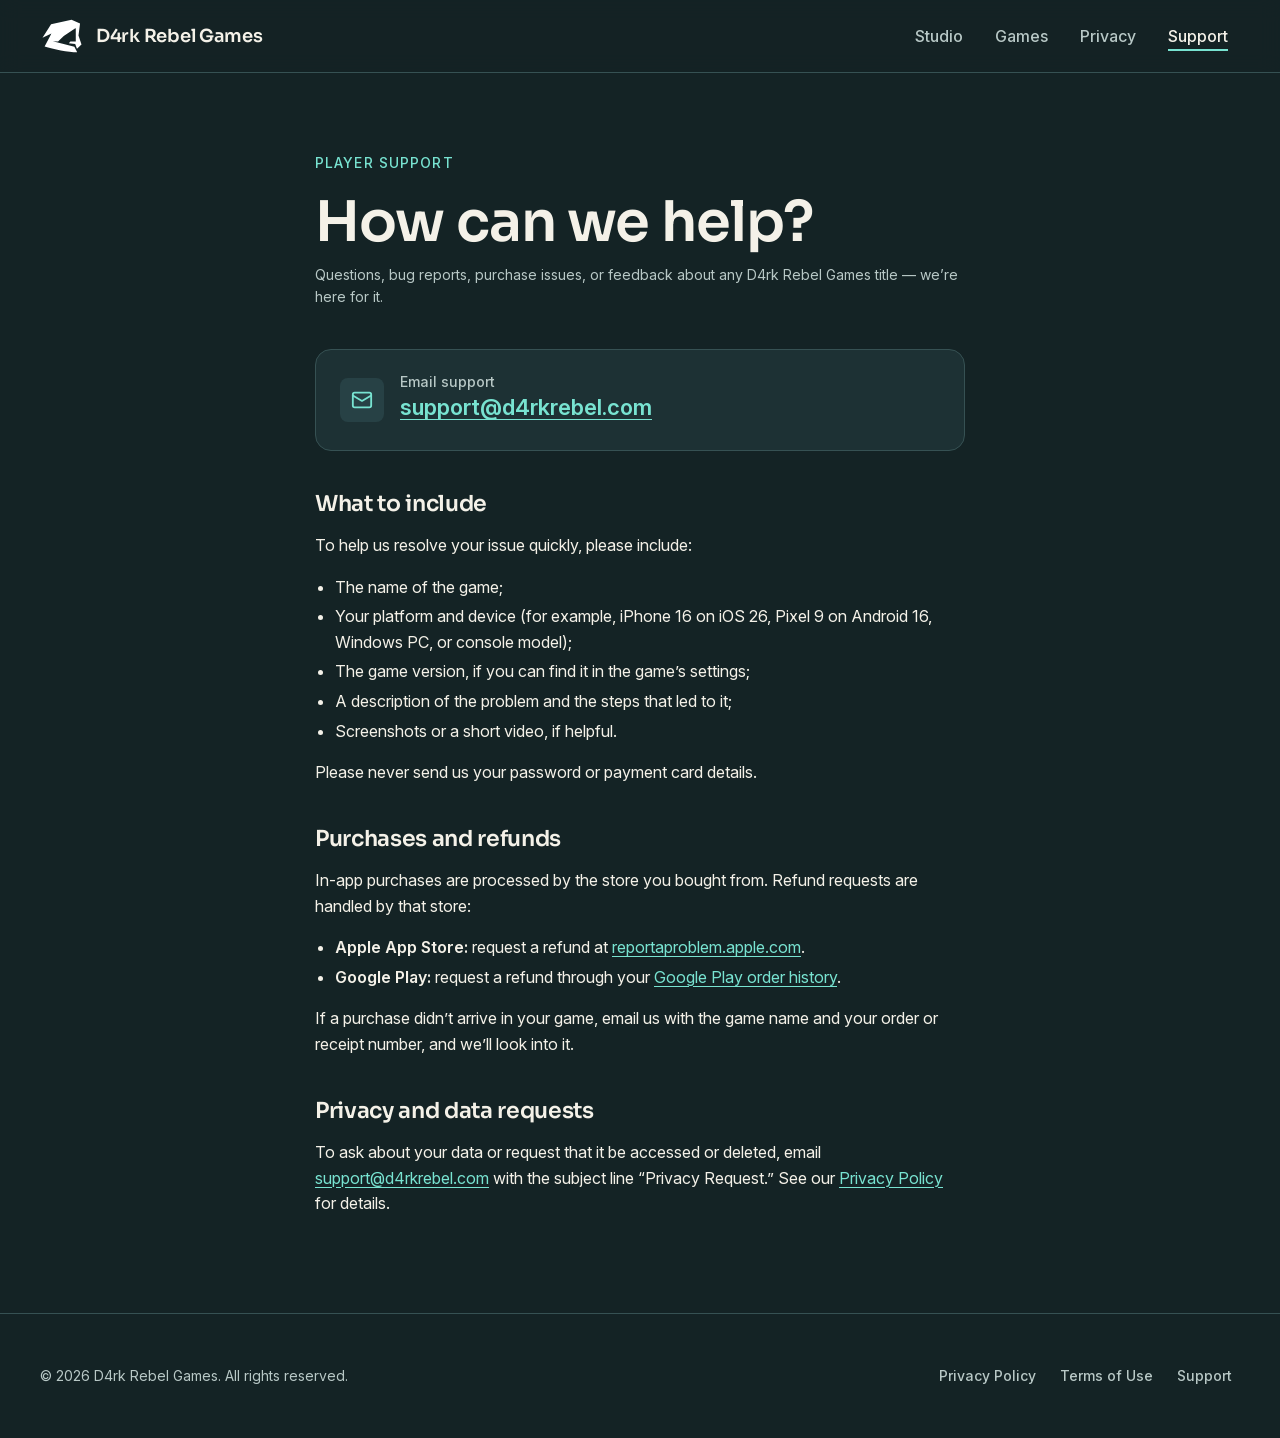
<file: support.html>
<!doctype html>
<html lang="en" data-drg-theme="dark">
<head>
  <meta charset="utf-8">
  <meta name="viewport" content="width=device-width, initial-scale=1">
  <title>Support — D4rk Rebel Games</title>
  <meta name="description" content="Get help with D4rk Rebel Games. Contact our support team at support@d4rkrebel.com.">
  <meta name="theme-color" content="#142325">
  <link rel="canonical" href="https://d4rkrebel.com/support.html">
  <link rel="icon" href="/brand/assets/icons/favicon.ico" sizes="32x32">
  <link rel="icon" href="/brand/assets/icons/favicon.svg" type="image/svg+xml">
  <link rel="apple-touch-icon" href="/brand/assets/icons/apple-touch-icon.png">
  <link rel="preload" href="/brand/assets/fonts/InterVariable.woff2" as="font" type="font/woff2" crossorigin>
  <link rel="preload" href="/brand/assets/fonts/Sora-latin-variable.woff2" as="font" type="font/woff2" crossorigin>
  <link rel="stylesheet" href="/brand/css/fonts.css">
  <link rel="stylesheet" href="/brand/css/tokens.css">
  <link rel="stylesheet" href="/assets/styles.css">
</head>
<body>
  <a class="skip-link" href="#main">Skip to content</a>

  <header class="site-header">
    <div class="wrap">
      <a class="brand" href="/" aria-label="D4rk Rebel Games — home">
        <img src="/brand/assets/logos/D4rk_Rebel_Folded_Hood_White.svg" alt="" width="600" height="520">
        <span>D4rk Rebel Games</span>
      </a>
      <nav class="nav" aria-label="Primary">
        <a href="/#studio">Studio</a>
        <a href="/#games">Games</a>
        <a href="/privacy.html">Privacy</a>
        <a href="/support.html" aria-current="page">Support</a>
      </nav>
    </div>
  </header>

  <main id="main" class="legal">
    <div class="wrap">
      <p class="eyebrow">Player Support</p>
      <h1>How can we help?</h1>
      <p class="updated">Questions, bug reports, purchase issues, or feedback about any D4rk Rebel Games title &mdash; we&rsquo;re here for it.</p>

      <div class="contact-card">
        <div class="icon" aria-hidden="true">
          <svg viewBox="0 0 24 24" fill="none" stroke="currentColor" stroke-width="2" stroke-linecap="round" stroke-linejoin="round"><rect x="2" y="4" width="20" height="16" rx="2"/><path d="m22 7-10 6L2 7"/></svg>
        </div>
        <div>
          <h2>Email support</h2>
          <p><a class="contact-email" href="mailto:support@d4rkrebel.com">support@d4rkrebel.com</a></p>
        </div>
      </div>

      <h2>What to include</h2>
      <p>To help us resolve your issue quickly, please include:</p>
      <ul>
        <li>The name of the game;</li>
        <li>Your platform and device (for example, iPhone 16 on iOS 26, Pixel 9 on Android 16, Windows PC, or console model);</li>
        <li>The game version, if you can find it in the game&rsquo;s settings;</li>
        <li>A description of the problem and the steps that led to it;</li>
        <li>Screenshots or a short video, if helpful.</li>
      </ul>
      <p>Please never send us your password or payment card details.</p>

      <h2>Purchases and refunds</h2>
      <p>In-app purchases are processed by the store you bought from. Refund requests are handled by that store:</p>
      <ul>
        <li><strong>Apple App Store:</strong> request a refund at <a href="https://reportaproblem.apple.com" rel="noopener">reportaproblem.apple.com</a>.</li>
        <li><strong>Google Play:</strong> request a refund through your <a href="https://play.google.com/store/account/orderhistory" rel="noopener">Google Play order history</a>.</li>
      </ul>
      <p>If a purchase didn&rsquo;t arrive in your game, email us with the game name and your order or receipt number, and we&rsquo;ll look into it.</p>

      <h2>Privacy and data requests</h2>
      <p>To ask about your data or request that it be accessed or deleted, email <a href="mailto:support@d4rkrebel.com">support@d4rkrebel.com</a> with the subject line &ldquo;Privacy Request.&rdquo; See our <a href="/privacy.html">Privacy Policy</a> for details.</p>
    </div>
  </main>

  <footer class="site-footer">
    <div class="wrap">
      <p>&copy; <span id="year">2026</span> D4rk Rebel Games. All rights reserved.</p>
      <nav aria-label="Legal">
        <a href="/privacy.html">Privacy Policy</a>
        <a href="/terms.html">Terms of Use</a>
        <a href="/support.html">Support</a>
      </nav>
    </div>
  </footer>
  <script>document.getElementById("year").textContent = new Date().getFullYear();</script>
</body>
</html>
</file>
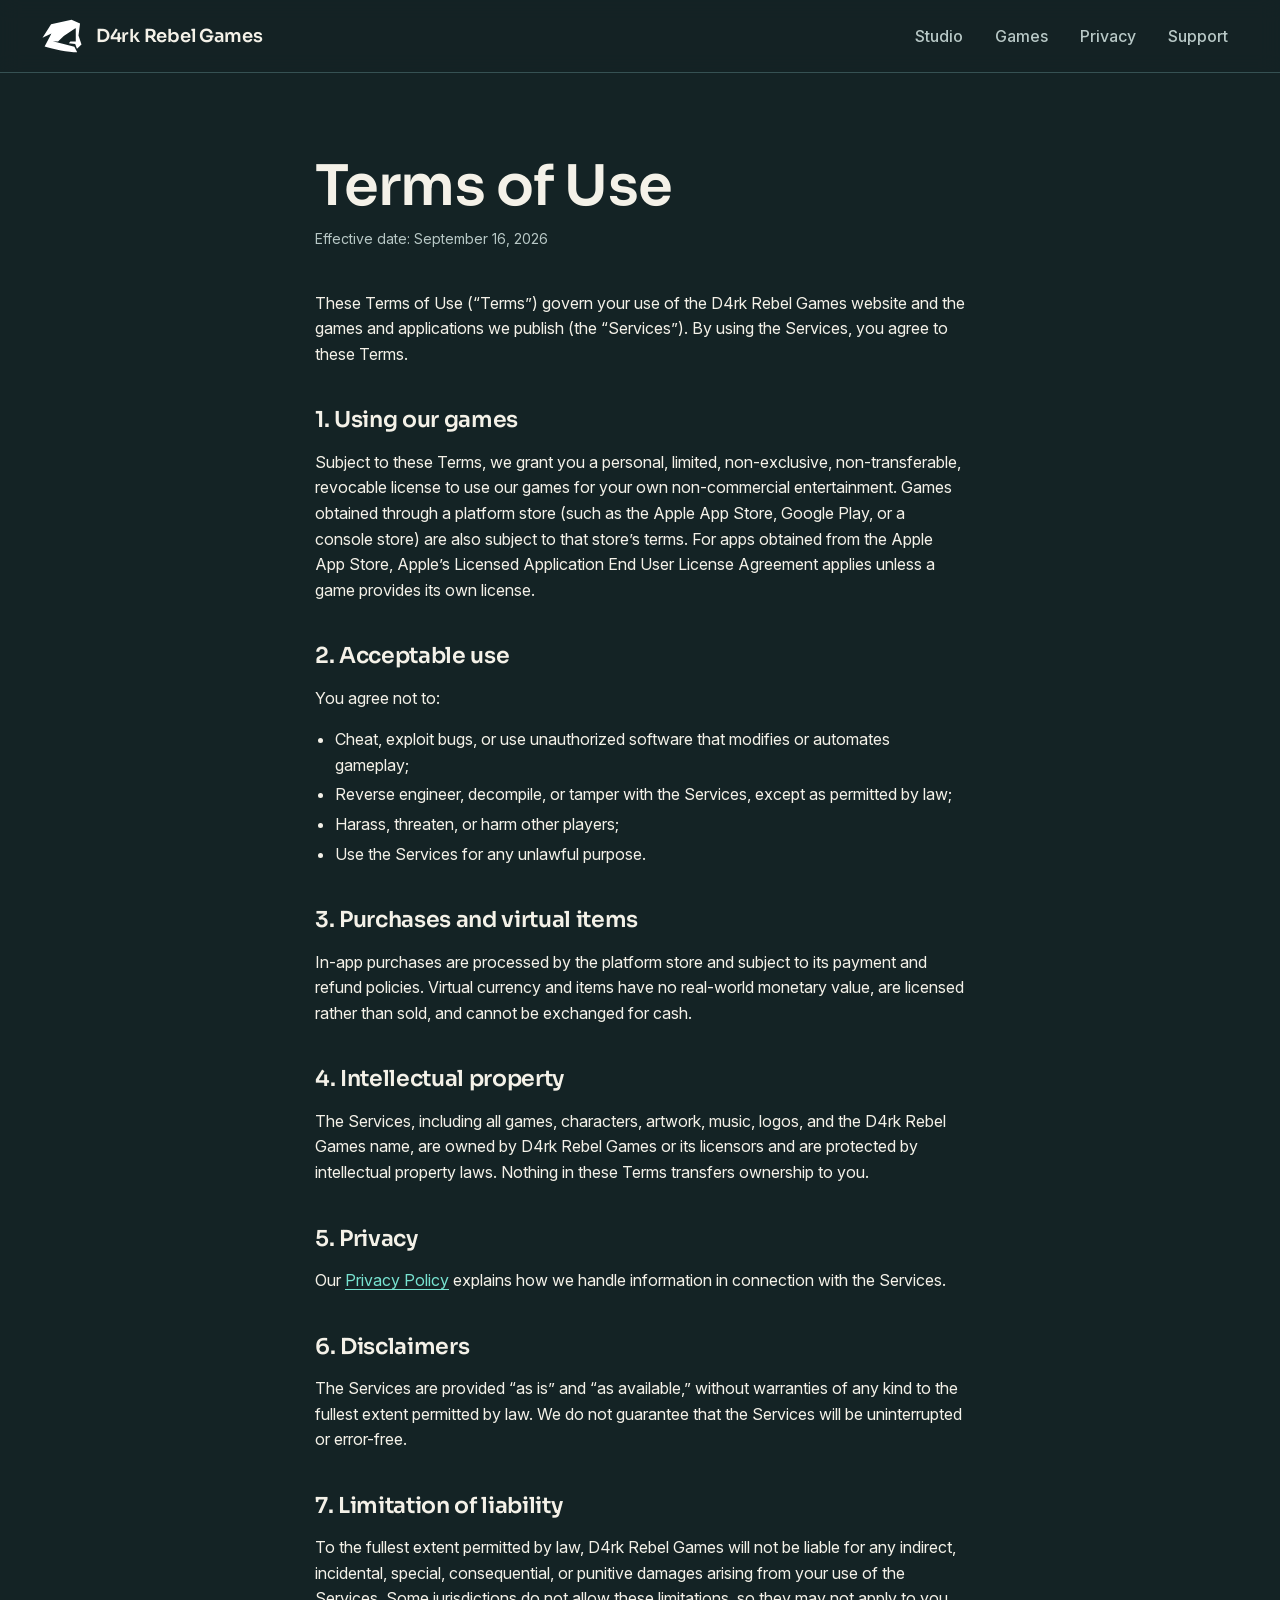
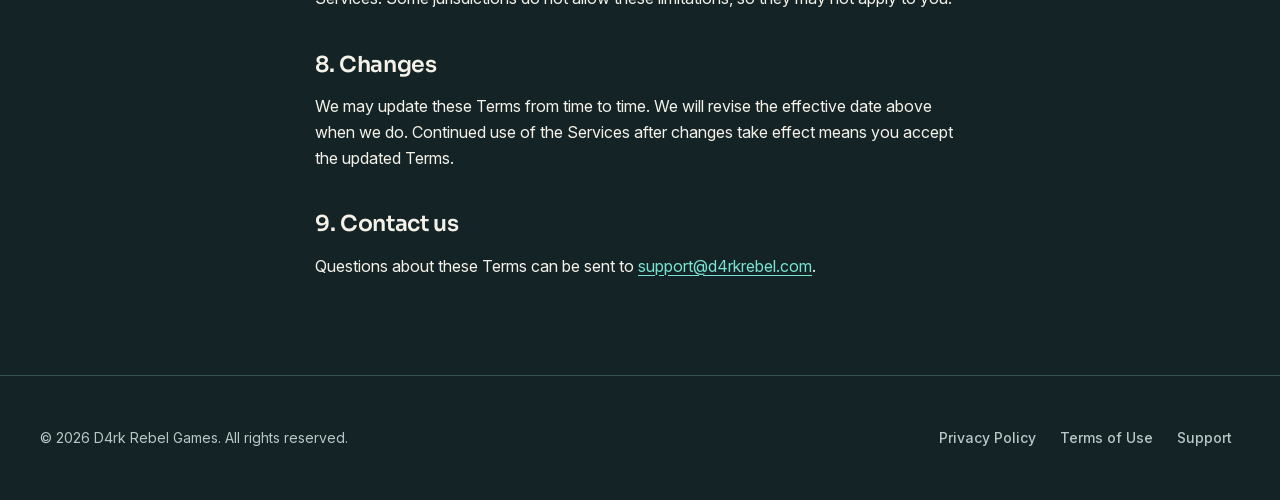
<file: terms.html>
<!doctype html>
<html lang="en" data-drg-theme="dark">
<head>
  <meta charset="utf-8">
  <meta name="viewport" content="width=device-width, initial-scale=1">
  <title>Terms of Use — D4rk Rebel Games</title>
  <meta name="description" content="Terms of Use for the D4rk Rebel Games website and games.">
  <meta name="theme-color" content="#142325">
  <link rel="canonical" href="https://d4rkrebel.com/terms.html">
  <link rel="icon" href="/brand/assets/icons/favicon.ico" sizes="32x32">
  <link rel="icon" href="/brand/assets/icons/favicon.svg" type="image/svg+xml">
  <link rel="apple-touch-icon" href="/brand/assets/icons/apple-touch-icon.png">
  <link rel="preload" href="/brand/assets/fonts/InterVariable.woff2" as="font" type="font/woff2" crossorigin>
  <link rel="preload" href="/brand/assets/fonts/Sora-latin-variable.woff2" as="font" type="font/woff2" crossorigin>
  <link rel="stylesheet" href="/brand/css/fonts.css">
  <link rel="stylesheet" href="/brand/css/tokens.css">
  <link rel="stylesheet" href="/assets/styles.css">
</head>
<body>
  <a class="skip-link" href="#main">Skip to content</a>

  <header class="site-header">
    <div class="wrap">
      <a class="brand" href="/" aria-label="D4rk Rebel Games — home">
        <img src="/brand/assets/logos/D4rk_Rebel_Folded_Hood_White.svg" alt="" width="600" height="520">
        <span>D4rk Rebel Games</span>
      </a>
      <nav class="nav" aria-label="Primary">
        <a href="/#studio">Studio</a>
        <a href="/#games">Games</a>
        <a href="/privacy.html">Privacy</a>
        <a href="/support.html">Support</a>
      </nav>
    </div>
  </header>

  <main id="main" class="legal">
    <div class="wrap">
      <h1>Terms of Use</h1>
      <p class="updated">Effective date: September 16, 2026</p>

      <p>These Terms of Use (&ldquo;Terms&rdquo;) govern your use of the D4rk Rebel Games website and the games and applications we publish (the &ldquo;Services&rdquo;). By using the Services, you agree to these Terms.</p>

      <h2>1. Using our games</h2>
      <p>Subject to these Terms, we grant you a personal, limited, non-exclusive, non-transferable, revocable license to use our games for your own non-commercial entertainment. Games obtained through a platform store (such as the Apple App Store, Google Play, or a console store) are also subject to that store&rsquo;s terms. For apps obtained from the Apple App Store, Apple&rsquo;s Licensed Application End User License Agreement applies unless a game provides its own license.</p>

      <h2>2. Acceptable use</h2>
      <p>You agree not to:</p>
      <ul>
        <li>Cheat, exploit bugs, or use unauthorized software that modifies or automates gameplay;</li>
        <li>Reverse engineer, decompile, or tamper with the Services, except as permitted by law;</li>
        <li>Harass, threaten, or harm other players;</li>
        <li>Use the Services for any unlawful purpose.</li>
      </ul>

      <h2>3. Purchases and virtual items</h2>
      <p>In-app purchases are processed by the platform store and subject to its payment and refund policies. Virtual currency and items have no real-world monetary value, are licensed rather than sold, and cannot be exchanged for cash.</p>

      <h2>4. Intellectual property</h2>
      <p>The Services, including all games, characters, artwork, music, logos, and the D4rk Rebel Games name, are owned by D4rk Rebel Games or its licensors and are protected by intellectual property laws. Nothing in these Terms transfers ownership to you.</p>

      <h2>5. Privacy</h2>
      <p>Our <a href="/privacy.html">Privacy Policy</a> explains how we handle information in connection with the Services.</p>

      <h2>6. Disclaimers</h2>
      <p>The Services are provided &ldquo;as is&rdquo; and &ldquo;as available,&rdquo; without warranties of any kind to the fullest extent permitted by law. We do not guarantee that the Services will be uninterrupted or error-free.</p>

      <h2>7. Limitation of liability</h2>
      <p>To the fullest extent permitted by law, D4rk Rebel Games will not be liable for any indirect, incidental, special, consequential, or punitive damages arising from your use of the Services. Some jurisdictions do not allow these limitations, so they may not apply to you.</p>

      <h2>8. Changes</h2>
      <p>We may update these Terms from time to time. We will revise the effective date above when we do. Continued use of the Services after changes take effect means you accept the updated Terms.</p>

      <h2>9. Contact us</h2>
      <p>Questions about these Terms can be sent to <a href="mailto:support@d4rkrebel.com">support@d4rkrebel.com</a>.</p>
    </div>
  </main>

  <footer class="site-footer">
    <div class="wrap">
      <p>&copy; <span id="year">2026</span> D4rk Rebel Games. All rights reserved.</p>
      <nav aria-label="Legal">
        <a href="/privacy.html">Privacy Policy</a>
        <a href="/terms.html">Terms of Use</a>
        <a href="/support.html">Support</a>
      </nav>
    </div>
  </footer>
  <script>document.getElementById("year").textContent = new Date().getFullYear();</script>
</body>
</html>
</file>
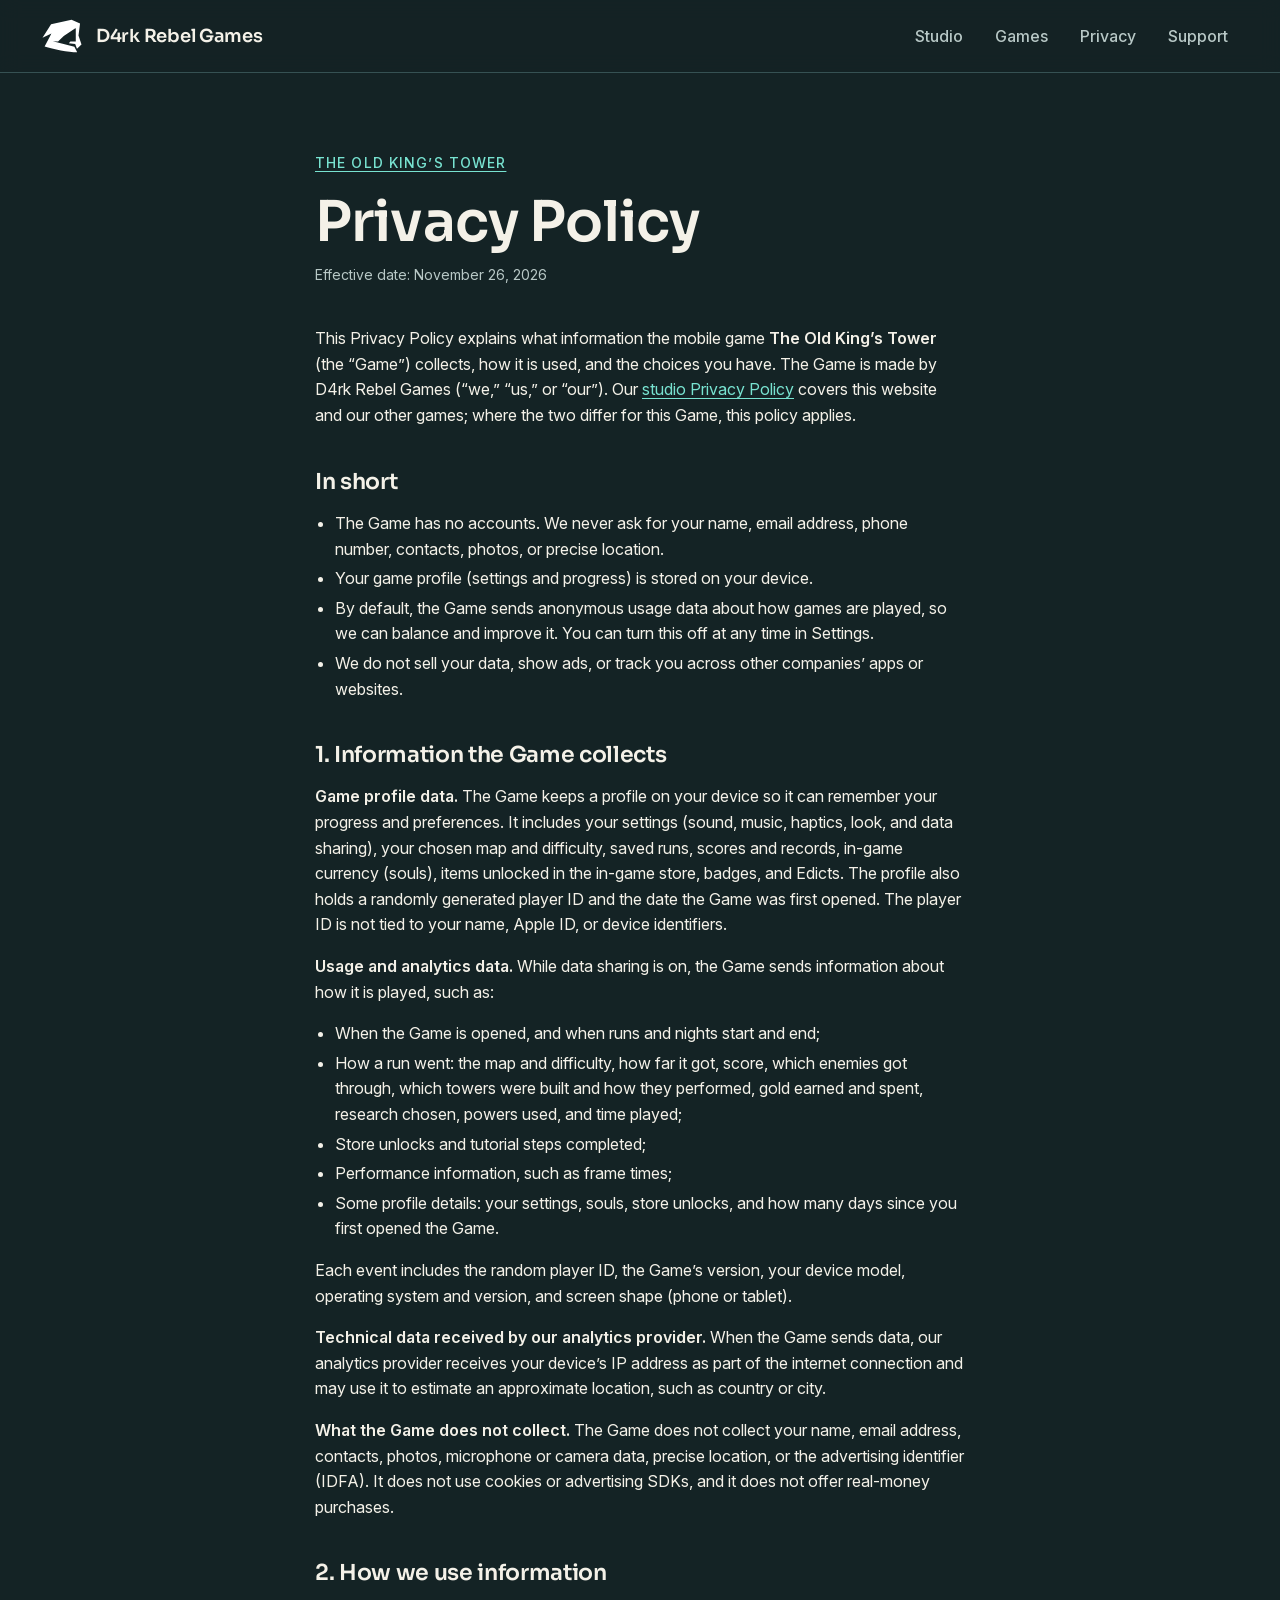
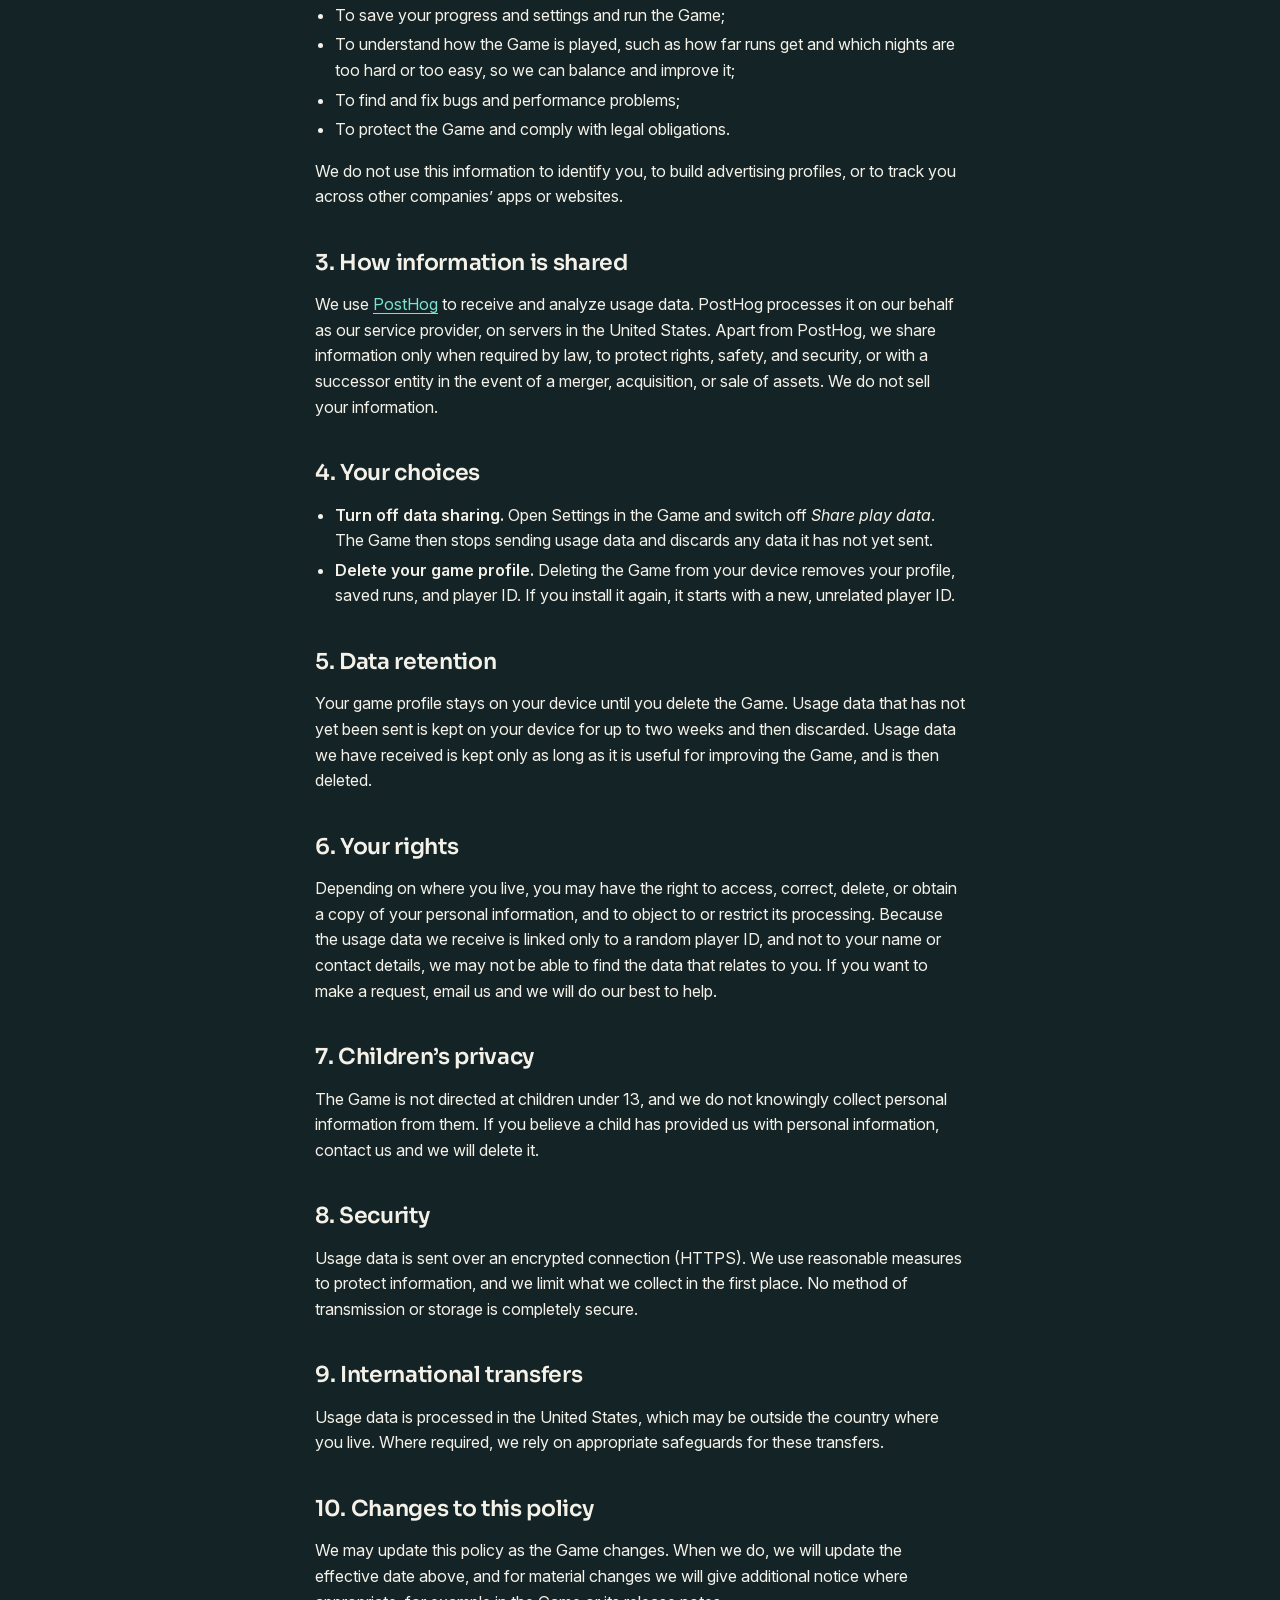
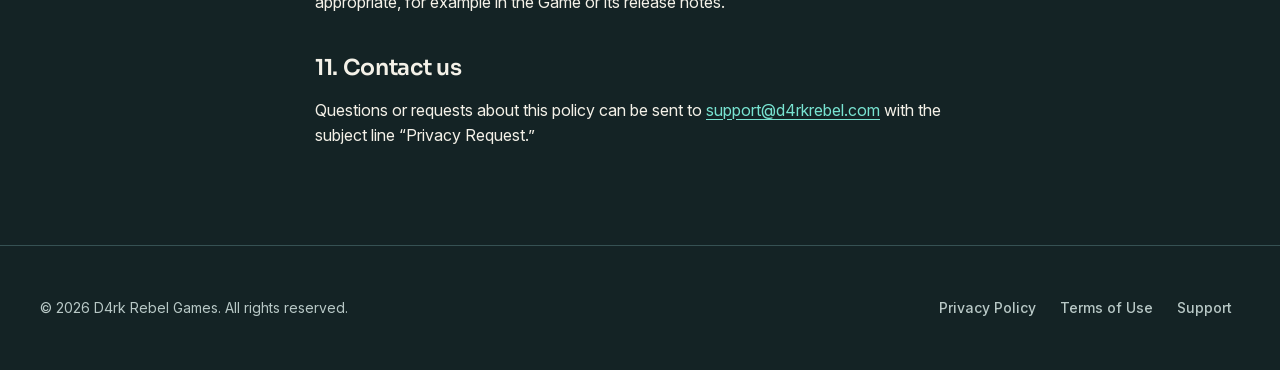
<file: games/the-old-kings-tower/privacy.html>
<!doctype html>
<html lang="en" data-drg-theme="dark">
<head>
  <meta charset="utf-8">
  <meta name="viewport" content="width=device-width, initial-scale=1">
  <title>Privacy Policy — The Old King&rsquo;s Tower — D4rk Rebel Games</title>
  <meta name="description" content="How The Old King&rsquo;s Tower handles your game profile and the anonymous play data it collects to improve the game.">
  <meta name="theme-color" content="#142325">
  <link rel="canonical" href="https://d4rkrebel.com/games/the-old-kings-tower/privacy.html">
  <link rel="icon" href="/brand/assets/icons/favicon.ico" sizes="32x32">
  <link rel="icon" href="/brand/assets/icons/favicon.svg" type="image/svg+xml">
  <link rel="apple-touch-icon" href="/brand/assets/icons/apple-touch-icon.png">
  <link rel="preload" href="/brand/assets/fonts/InterVariable.woff2" as="font" type="font/woff2" crossorigin>
  <link rel="preload" href="/brand/assets/fonts/Sora-latin-variable.woff2" as="font" type="font/woff2" crossorigin>
  <link rel="stylesheet" href="/brand/css/fonts.css">
  <link rel="stylesheet" href="/brand/css/tokens.css">
  <link rel="stylesheet" href="/assets/styles.css">
</head>
<body>
  <a class="skip-link" href="#main">Skip to content</a>

  <header class="site-header">
    <div class="wrap">
      <a class="brand" href="/" aria-label="D4rk Rebel Games — home">
        <img src="/brand/assets/logos/D4rk_Rebel_Folded_Hood_White.svg" alt="" width="600" height="520">
        <span>D4rk Rebel Games</span>
      </a>
      <nav class="nav" aria-label="Primary">
        <a href="/#studio">Studio</a>
        <a href="/#games">Games</a>
        <a href="/privacy.html">Privacy</a>
        <a href="/support.html">Support</a>
      </nav>
    </div>
  </header>

  <main id="main" class="legal">
    <div class="wrap">
      <p class="eyebrow"><a href="/games/the-old-kings-tower/">The Old King&rsquo;s Tower</a></p>
      <h1>Privacy Policy</h1>
      <p class="updated">Effective date: November 26, 2026</p>

      <p>This Privacy Policy explains what information the mobile game <strong>The Old King&rsquo;s Tower</strong> (the &ldquo;Game&rdquo;) collects, how it is used, and the choices you have. The Game is made by D4rk Rebel Games (&ldquo;we,&rdquo; &ldquo;us,&rdquo; or &ldquo;our&rdquo;). Our <a href="/privacy.html">studio Privacy Policy</a> covers this website and our other games; where the two differ for this Game, this policy applies.</p>

      <h2>In short</h2>
      <ul>
        <li>The Game has no accounts. We never ask for your name, email address, phone number, contacts, photos, or precise location.</li>
        <li>Your game profile (settings and progress) is stored on your device.</li>
        <li>By default, the Game sends anonymous usage data about how games are played, so we can balance and improve it. You can turn this off at any time in Settings.</li>
        <li>We do not sell your data, show ads, or track you across other companies&rsquo; apps or websites.</li>
      </ul>

      <h2>1. Information the Game collects</h2>
      <p><strong>Game profile data.</strong> The Game keeps a profile on your device so it can remember your progress and preferences. It includes your settings (sound, music, haptics, look, and data sharing), your chosen map and difficulty, saved runs, scores and records, in-game currency (souls), items unlocked in the in-game store, badges, and Edicts. The profile also holds a randomly generated player ID and the date the Game was first opened. The player ID is not tied to your name, Apple ID, or device identifiers.</p>
      <p><strong>Usage and analytics data.</strong> While data sharing is on, the Game sends information about how it is played, such as:</p>
      <ul>
        <li>When the Game is opened, and when runs and nights start and end;</li>
        <li>How a run went: the map and difficulty, how far it got, score, which enemies got through, which towers were built and how they performed, gold earned and spent, research chosen, powers used, and time played;</li>
        <li>Store unlocks and tutorial steps completed;</li>
        <li>Performance information, such as frame times;</li>
        <li>Some profile details: your settings, souls, store unlocks, and how many days since you first opened the Game.</li>
      </ul>
      <p>Each event includes the random player ID, the Game&rsquo;s version, your device model, operating system and version, and screen shape (phone or tablet).</p>
      <p><strong>Technical data received by our analytics provider.</strong> When the Game sends data, our analytics provider receives your device&rsquo;s IP address as part of the internet connection and may use it to estimate an approximate location, such as country or city.</p>
      <p><strong>What the Game does not collect.</strong> The Game does not collect your name, email address, contacts, photos, microphone or camera data, precise location, or the advertising identifier (IDFA). It does not use cookies or advertising SDKs, and it does not offer real-money purchases.</p>

      <h2>2. How we use information</h2>
      <ul>
        <li>To save your progress and settings and run the Game;</li>
        <li>To understand how the Game is played, such as how far runs get and which nights are too hard or too easy, so we can balance and improve it;</li>
        <li>To find and fix bugs and performance problems;</li>
        <li>To protect the Game and comply with legal obligations.</li>
      </ul>
      <p>We do not use this information to identify you, to build advertising profiles, or to track you across other companies&rsquo; apps or websites.</p>

      <h2>3. How information is shared</h2>
      <p>We use <a href="https://posthog.com/privacy" rel="noopener">PostHog</a> to receive and analyze usage data. PostHog processes it on our behalf as our service provider, on servers in the United States. Apart from PostHog, we share information only when required by law, to protect rights, safety, and security, or with a successor entity in the event of a merger, acquisition, or sale of assets. We do not sell your information.</p>

      <h2>4. Your choices</h2>
      <ul>
        <li><strong>Turn off data sharing.</strong> Open Settings in the Game and switch off <em>Share play data</em>. The Game then stops sending usage data and discards any data it has not yet sent.</li>
        <li><strong>Delete your game profile.</strong> Deleting the Game from your device removes your profile, saved runs, and player ID. If you install it again, it starts with a new, unrelated player ID.</li>
      </ul>

      <h2>5. Data retention</h2>
      <p>Your game profile stays on your device until you delete the Game. Usage data that has not yet been sent is kept on your device for up to two weeks and then discarded. Usage data we have received is kept only as long as it is useful for improving the Game, and is then deleted.</p>

      <h2>6. Your rights</h2>
      <p>Depending on where you live, you may have the right to access, correct, delete, or obtain a copy of your personal information, and to object to or restrict its processing. Because the usage data we receive is linked only to a random player ID, and not to your name or contact details, we may not be able to find the data that relates to you. If you want to make a request, email us and we will do our best to help.</p>

      <h2>7. Children&rsquo;s privacy</h2>
      <p>The Game is not directed at children under 13, and we do not knowingly collect personal information from them. If you believe a child has provided us with personal information, contact us and we will delete it.</p>

      <h2>8. Security</h2>
      <p>Usage data is sent over an encrypted connection (HTTPS). We use reasonable measures to protect information, and we limit what we collect in the first place. No method of transmission or storage is completely secure.</p>

      <h2>9. International transfers</h2>
      <p>Usage data is processed in the United States, which may be outside the country where you live. Where required, we rely on appropriate safeguards for these transfers.</p>

      <h2>10. Changes to this policy</h2>
      <p>We may update this policy as the Game changes. When we do, we will update the effective date above, and for material changes we will give additional notice where appropriate, for example in the Game or its release notes.</p>

      <h2>11. Contact us</h2>
      <p>Questions or requests about this policy can be sent to <a href="mailto:support@d4rkrebel.com?subject=Privacy%20Request%20%E2%80%94%20The%20Old%20King%E2%80%99s%20Tower">support@d4rkrebel.com</a> with the subject line &ldquo;Privacy Request.&rdquo;</p>
    </div>
  </main>

  <footer class="site-footer">
    <div class="wrap">
      <p>&copy; <span id="year">2026</span> D4rk Rebel Games. All rights reserved.</p>
      <nav aria-label="Legal">
        <a href="/privacy.html">Privacy Policy</a>
        <a href="/terms.html">Terms of Use</a>
        <a href="/support.html">Support</a>
      </nav>
    </div>
  </footer>
  <script>document.getElementById("year").textContent = new Date().getFullYear();</script>
</body>
</html>
</file>
<file: brand/css/fonts.css>
/* Self-hosted, unmodified font binaries. See ../licenses/. */
/* latin-ext */
@font-face {
  font-family: 'Sora';
  font-style: normal;
  font-weight: 100 800;
  font-display: swap;
  src: url(../assets/fonts/Sora-latin-ext-variable.woff2) format('woff2');
  unicode-range: U+0100-02BA, U+02BD-02C5, U+02C7-02CC, U+02CE-02D7, U+02DD-02FF, U+0304, U+0308, U+0329, U+1D00-1DBF, U+1E00-1E9F, U+1EF2-1EFF, U+2020, U+20A0-20AB, U+20AD-20C4, U+2113, U+2C60-2C7F, U+A720-A7FF;
}
/* latin */
@font-face {
  font-family: 'Sora';
  font-style: normal;
  font-weight: 100 800;
  font-display: swap;
  src: url(../assets/fonts/Sora-latin-variable.woff2) format('woff2');
  unicode-range: U+0000-00FF, U+0131, U+0152-0153, U+02BB-02BC, U+02C6, U+02DA, U+02DC, U+0304, U+0308, U+0329, U+2000-206F, U+20AC, U+2122, U+2191, U+2193, U+2212, U+2215, U+FEFF, U+FFFD;
}

@font-face {
  font-family: 'Inter';
  font-style: normal;
  font-weight: 100 900;
  font-display: swap;
  src: url('../assets/fonts/InterVariable.woff2') format('woff2');
}
@font-face {
  font-family: 'Inter';
  font-style: italic;
  font-weight: 100 900;
  font-display: swap;
  src: url('../assets/fonts/InterVariable-Italic.woff2') format('woff2');
}
</file>
<file: brand/css/tokens.css>
/* Generated from tokens/design-tokens.json. Run npm run build after edits. */
:root {
  --drg-palette-ink: #142325;
  --drg-palette-teal: #12636B;
  --drg-palette-mint: #78E3D1;
  --drg-palette-paper: #F4F1E8;
  --drg-palette-muted: #B8C8C6;
  --drg-palette-muted-light: #4F6868;
  --drg-palette-surface-dark: #1D3134;
  --drg-palette-raised-dark: #274145;
  --drg-palette-surface-light: #FFFFFF;
  --drg-palette-raised-light: #E6EEEA;
  --drg-palette-border-dark: #789894;
  --drg-palette-border-light: #667F7B;
  --drg-palette-divider-dark: #365153;
  --drg-palette-divider-light: #CCDAD4;
  --drg-palette-mint-hover: #A3F1E4;
  --drg-palette-mint-active: #58C9B7;
  --drg-palette-teal-hover: #0E4C53;
  --drg-palette-teal-active: #0A3E44;
  --drg-palette-error-dark: #FFB4AB;
  --drg-palette-error-light: #A32620;
  --drg-palette-success-dark: #8ED7AB;
  --drg-palette-success-light: #24683F;
  --drg-palette-warning-dark: #F3CB7C;
  --drg-palette-warning-light: #7A4D08;
  --drg-font-display: "Sora", system-ui, sans-serif;
  --drg-font-body: "Inter", system-ui, sans-serif;
  --drg-weight-display: 600;
  --drg-weight-body: 400;
  --drg-weight-label: 500;
  --drg-weight-strong: 600;
  --drg-size-hero: clamp(2.5rem, 1.5rem + 4vw, 4.5rem);
  --drg-size-h1: clamp(2rem, 1.5rem + 2.5vw, 3.5rem);
  --drg-size-h2: clamp(1.75rem, 1.25rem + 2vw, 2.5rem);
  --drg-size-h3: 1.5rem;
  --drg-size-lead: 1.125rem;
  --drg-size-body: 1rem;
  --drg-size-small: 0.875rem;
  --drg-size-caption: 0.75rem;
  --drg-leading-display: 1.08;
  --drg-leading-heading: 1.2;
  --drg-leading-body: 1.6;
  --drg-leading-label: 1.4;
  --drg-tracking-display: -0.025em;
  --drg-tracking-heading: -0.015em;
  --drg-tracking-body: 0em;
  --drg-tracking-eyebrow: 0.08em;
  --drg-space-0: 0rem;
  --drg-space-1: 0.25rem;
  --drg-space-2: 0.5rem;
  --drg-space-3: 0.75rem;
  --drg-space-4: 1rem;
  --drg-space-5: 1.25rem;
  --drg-space-6: 1.5rem;
  --drg-space-8: 2rem;
  --drg-space-10: 2.5rem;
  --drg-space-12: 3rem;
  --drg-space-16: 4rem;
  --drg-space-20: 5rem;
  --drg-space-24: 6rem;
  --drg-space-32: 8rem;
  --drg-radius-sm: 0.25rem;
  --drg-radius-md: 0.5rem;
  --drg-radius-lg: 1rem;
  --drg-radius-pill: 9999px;
  --drg-layout-max-width: 75rem;
  --drg-layout-reading-width: 65ch;
  --drg-layout-gutter: clamp(1rem, 3vw, 2rem);
  --drg-layout-section-gap: clamp(3rem, 7vw, 6rem);
  --drg-layout-control-height: 2.75rem;
  --drg-motion-fast: 120ms;
  --drg-motion-normal: 180ms;
  --drg-motion-slow: 300ms;
  --drg-motion-ease: cubic-bezier(0.2, 0.7, 0.2, 1);
  --drg-border-width: 1px;
  --drg-border-focus-width: 3px;
  --drg-border-focus-offset: 3px;
  --drg-shadow-dark: 0 8px 28px rgb(0 0 0 / 0.22);
  --drg-shadow-light: 0 8px 28px rgb(20 35 37 / 0.08);
}

:root, [data-drg-theme="dark"] {
  color-scheme: dark;
  --drg-color-background: #142325;
  --drg-rgb-background: 20 35 37;
  --drg-color-surface: #1D3134;
  --drg-rgb-surface: 29 49 52;
  --drg-color-raised: #274145;
  --drg-rgb-raised: 39 65 69;
  --drg-color-text: #F4F1E8;
  --drg-rgb-text: 244 241 232;
  --drg-color-muted: #B8C8C6;
  --drg-rgb-muted: 184 200 198;
  --drg-color-accent: #78E3D1;
  --drg-rgb-accent: 120 227 209;
  --drg-color-accent-hover: #A3F1E4;
  --drg-rgb-accent-hover: 163 241 228;
  --drg-color-accent-active: #58C9B7;
  --drg-rgb-accent-active: 88 201 183;
  --drg-color-on-accent: #142325;
  --drg-rgb-on-accent: 20 35 37;
  --drg-color-link: #78E3D1;
  --drg-rgb-link: 120 227 209;
  --drg-color-link-hover: #A3F1E4;
  --drg-rgb-link-hover: 163 241 228;
  --drg-color-border: #789894;
  --drg-rgb-border: 120 152 148;
  --drg-color-divider: #365153;
  --drg-rgb-divider: 54 81 83;
  --drg-color-focus: #78E3D1;
  --drg-rgb-focus: 120 227 209;
  --drg-color-error: #FFB4AB;
  --drg-rgb-error: 255 180 171;
  --drg-color-success: #8ED7AB;
  --drg-rgb-success: 142 215 171;
  --drg-color-warning: #F3CB7C;
  --drg-rgb-warning: 243 203 124;
  --drg-color-selection: #78E3D1;
  --drg-rgb-selection: 120 227 209;
  --drg-color-on-selection: #142325;
  --drg-rgb-on-selection: 20 35 37;
  --drg-elevation: var(--drg-shadow-dark);
}

[data-drg-theme="light"] {
  color-scheme: light;
  --drg-color-background: #F4F1E8;
  --drg-rgb-background: 244 241 232;
  --drg-color-surface: #FFFFFF;
  --drg-rgb-surface: 255 255 255;
  --drg-color-raised: #E6EEEA;
  --drg-rgb-raised: 230 238 234;
  --drg-color-text: #142325;
  --drg-rgb-text: 20 35 37;
  --drg-color-muted: #4F6868;
  --drg-rgb-muted: 79 104 104;
  --drg-color-accent: #12636B;
  --drg-rgb-accent: 18 99 107;
  --drg-color-accent-hover: #0E4C53;
  --drg-rgb-accent-hover: 14 76 83;
  --drg-color-accent-active: #0A3E44;
  --drg-rgb-accent-active: 10 62 68;
  --drg-color-on-accent: #F4F1E8;
  --drg-rgb-on-accent: 244 241 232;
  --drg-color-link: #12636B;
  --drg-rgb-link: 18 99 107;
  --drg-color-link-hover: #0E4C53;
  --drg-rgb-link-hover: 14 76 83;
  --drg-color-border: #667F7B;
  --drg-rgb-border: 102 127 123;
  --drg-color-divider: #CCDAD4;
  --drg-rgb-divider: 204 218 212;
  --drg-color-focus: #12636B;
  --drg-rgb-focus: 18 99 107;
  --drg-color-error: #A32620;
  --drg-rgb-error: 163 38 32;
  --drg-color-success: #24683F;
  --drg-rgb-success: 36 104 63;
  --drg-color-warning: #7A4D08;
  --drg-rgb-warning: 122 77 8;
  --drg-color-selection: #12636B;
  --drg-rgb-selection: 18 99 107;
  --drg-color-on-selection: #F4F1E8;
  --drg-rgb-on-selection: 244 241 232;
  --drg-elevation: var(--drg-shadow-light);
}
</file>
<file: assets/styles.css>
/*
 * D4rk Rebel Games site styles.
 * Values come from the brand tokens in /brand/css/tokens.css (source: design/tokens/design-tokens.json).
 * Use the semantic --drg-color-* tokens here, not hex codes, so the light theme keeps working.
 */

:root {
  --header-h: 4.5rem;
}

*, *::before, *::after { box-sizing: border-box; }

html { scroll-behavior: smooth; scroll-padding-top: calc(var(--header-h) + var(--drg-space-4)); }

body {
  margin: 0;
  min-height: 100vh;
  display: flex;
  flex-direction: column;
  background: var(--drg-color-background);
  color: var(--drg-color-text);
  font-family: var(--drg-font-body);
  font-size: var(--drg-size-body);
  font-weight: var(--drg-weight-body);
  line-height: var(--drg-leading-body);
  font-optical-sizing: auto;
  -webkit-font-smoothing: antialiased;
}

::selection { background: var(--drg-color-selection); color: var(--drg-color-on-selection); }

img, svg { max-width: 100%; }
strong, b { font-weight: var(--drg-weight-strong); }

h1, h2, h3 {
  font-family: var(--drg-font-display);
  font-weight: var(--drg-weight-display);
  line-height: var(--drg-leading-heading);
  letter-spacing: var(--drg-tracking-heading);
  text-wrap: balance;
}

a {
  color: var(--drg-color-link);
  text-decoration: underline;
  text-decoration-thickness: 1px;
  text-underline-offset: 0.2em;
  transition: color var(--drg-motion-fast) var(--drg-motion-ease);
}
a:hover { color: var(--drg-color-link-hover); }

:focus-visible {
  outline: var(--drg-border-focus-width) solid var(--drg-color-focus);
  outline-offset: var(--drg-border-focus-offset);
  border-radius: var(--drg-radius-sm);
}

.skip-link {
  position: absolute; left: -999px; top: 0; z-index: 20;
  padding: var(--drg-space-2) var(--drg-space-4);
  background: var(--drg-color-accent); color: var(--drg-color-on-accent);
  font-weight: var(--drg-weight-label); text-decoration: none;
  border-radius: var(--drg-radius-sm);
}
.skip-link:focus { left: var(--drg-space-4); top: var(--drg-space-4); }

.wrap {
  width: min(100% - 2 * var(--drg-layout-gutter), var(--drg-layout-max-width));
  margin-inline: auto;
}

/* Header */
.site-header {
  position: sticky; top: 0; z-index: 10;
  background: rgb(var(--drg-rgb-background) / 0.9);
  backdrop-filter: blur(10px);
  -webkit-backdrop-filter: blur(10px);
  border-bottom: var(--drg-border-width) solid var(--drg-color-divider);
}
.site-header .wrap {
  display: flex; align-items: center; justify-content: space-between;
  gap: var(--drg-space-4); min-height: var(--header-h);
}
.brand {
  display: inline-flex; align-items: center; gap: var(--drg-space-3);
  color: var(--drg-color-text); text-decoration: none;
  font-family: var(--drg-font-display); font-weight: var(--drg-weight-display);
  font-size: 1.125rem; letter-spacing: var(--drg-tracking-heading); line-height: 1;
}
.brand:hover { color: var(--drg-color-text); }
.brand img { display: block; width: 2.75rem; height: auto; }
.nav { display: flex; flex-wrap: wrap; gap: var(--drg-space-1) var(--drg-space-2); }
.nav a {
  display: inline-flex; align-items: center; min-height: var(--drg-layout-control-height);
  padding-inline: var(--drg-space-3);
  color: var(--drg-color-muted); text-decoration: none;
  font-weight: var(--drg-weight-label); line-height: var(--drg-leading-label);
  border-radius: var(--drg-radius-sm);
}
.nav a:hover { color: var(--drg-color-text); }
.nav a[aria-current="page"] {
  color: var(--drg-color-text);
  text-decoration: underline; text-decoration-color: var(--drg-color-accent);
  text-decoration-thickness: 2px; text-underline-offset: 0.45em;
}

/* Shared type */
.eyebrow {
  margin: 0 0 var(--drg-space-4);
  color: var(--drg-color-accent);
  font-size: var(--drg-size-small); font-weight: var(--drg-weight-label);
  letter-spacing: var(--drg-tracking-eyebrow); text-transform: uppercase; line-height: var(--drg-leading-label);
}
.lede {
  margin: 0 0 var(--drg-space-8);
  max-width: 36rem;
  color: var(--drg-color-muted);
  font-size: var(--drg-size-lead);
}

/* Buttons */
.actions { display: flex; flex-wrap: wrap; gap: var(--drg-space-3); }
.btn {
  display: inline-flex; align-items: center; justify-content: center; gap: var(--drg-space-2);
  min-height: var(--drg-layout-control-height); max-width: 100%;
  padding: var(--drg-space-3) var(--drg-space-5);
  background: var(--drg-color-accent); color: var(--drg-color-on-accent);
  border: var(--drg-border-width) solid var(--drg-color-accent); border-radius: var(--drg-radius-sm);
  font-weight: var(--drg-weight-label); line-height: var(--drg-leading-label); text-decoration: none;
  transition: background-color var(--drg-motion-normal) var(--drg-motion-ease), border-color var(--drg-motion-normal) var(--drg-motion-ease);
}
.btn:hover { background: var(--drg-color-accent-hover); border-color: var(--drg-color-accent-hover); color: var(--drg-color-on-accent); }
.btn:active { background: var(--drg-color-accent-active); border-color: var(--drg-color-accent-active); }
.btn.ghost { background: transparent; color: var(--drg-color-text); border-color: var(--drg-color-border); }
.btn.ghost:hover, .btn.ghost:active { background: var(--drg-color-raised); border-color: var(--drg-color-focus); color: var(--drg-color-text); }

/* Hero */
.hero {
  position: relative; overflow: hidden;
  padding-block: clamp(4rem, 10vw, 8rem);
  border-bottom: var(--drg-border-width) solid var(--drg-color-divider);
}
.hero::before {
  content: ""; position: absolute; inset: 0; pointer-events: none;
  background: radial-gradient(50rem 30rem at 85% 0%, rgb(var(--drg-rgb-surface) / 1), transparent 70%);
}
.hero .wrap {
  position: relative;
  display: grid; grid-template-columns: minmax(0, 1.35fr) minmax(0, 1fr);
  gap: var(--drg-space-12); align-items: center;
}
.hero h1 {
  margin: 0 0 var(--drg-space-6);
  font-size: var(--drg-size-hero);
  line-height: var(--drg-leading-display);
  letter-spacing: var(--drg-tracking-display);
}
.hero h1 em { font-style: normal; color: var(--drg-color-accent); }
.hero-mark { justify-self: center; width: min(100%, 20rem); height: auto; }

/* Sections */
section.block {
  padding-block: var(--drg-layout-section-gap);
  border-bottom: var(--drg-border-width) solid var(--drg-color-divider);
}
section.block:last-of-type { border-bottom: 0; }
.section-head { max-width: 40rem; margin-bottom: var(--drg-space-10); }
.section-head h2 { margin: 0 0 var(--drg-space-3); font-size: var(--drg-size-h2); }
.section-head p { margin: 0; color: var(--drg-color-muted); }

.grid { display: grid; grid-template-columns: repeat(3, minmax(0, 1fr)); gap: var(--drg-space-6); }
.card {
  background: var(--drg-color-surface);
  border: var(--drg-border-width) solid var(--drg-color-divider);
  border-radius: var(--drg-radius-lg);
  padding: var(--drg-space-6);
}
.card h3 { margin: var(--drg-space-4) 0 var(--drg-space-2); font-size: 1.25rem; }
.card p { margin: 0; color: var(--drg-color-muted); }
.icon {
  width: 2.75rem; height: 2.75rem; display: grid; place-items: center;
  border-radius: var(--drg-radius-md);
  background: var(--drg-color-raised); color: var(--drg-color-accent);
}
.icon svg { width: 1.375rem; height: 1.375rem; }

/* Game feature on the home page */
.game-feature {
  display: grid; grid-template-columns: minmax(0, 1fr) minmax(0, 1.1fr);
  align-items: center; gap: var(--drg-space-10);
  background: var(--drg-color-surface);
  border: var(--drg-border-width) solid var(--drg-color-divider);
  border-radius: var(--drg-radius-lg);
  padding: clamp(1.5rem, 4vw, 3rem);
  overflow: hidden;
}
.game-feature h3 { margin: 0 0 var(--drg-space-3); font-size: var(--drg-size-h2); }
.game-feature h3 a { color: inherit; text-decoration: none; }
.game-feature h3 a:hover { color: var(--drg-color-link-hover); }
.game-feature p { margin: 0 0 var(--drg-space-6); color: var(--drg-color-muted); max-width: 34rem; }
.game-feature .shots { display: flex; justify-content: center; gap: var(--drg-space-4); }
.game-feature .shots img { width: min(46%, 13rem); }
.game-feature .shots img + img { margin-top: var(--drg-space-12); }

.tags { display: flex; flex-wrap: wrap; gap: var(--drg-space-2); margin: 0 0 var(--drg-space-4); padding: 0; list-style: none; }
.tags li {
  padding: var(--drg-space-1) var(--drg-space-3);
  border: var(--drg-border-width) solid var(--drg-color-border); border-radius: var(--drg-radius-pill);
  color: var(--drg-color-text);
  font-size: var(--drg-size-small); font-weight: var(--drg-weight-label); line-height: var(--drg-leading-label);
}

.status {
  display: inline-flex; align-items: center; gap: var(--drg-space-2);
  margin: 0 0 var(--drg-space-4);
  color: var(--drg-color-text);
  font-size: var(--drg-size-small); font-weight: var(--drg-weight-label);
  letter-spacing: var(--drg-tracking-eyebrow); text-transform: uppercase; line-height: var(--drg-leading-label);
}
.status::before {
  content: ""; width: 0.625rem; height: 0.625rem; border-radius: 50%;
  background: var(--drg-color-accent);
  box-shadow: 0 0 0 0 rgb(var(--drg-rgb-accent) / 0.6);
  animation: pulse 2s infinite;
}
@keyframes pulse {
  70% { box-shadow: 0 0 0 0.6rem rgb(var(--drg-rgb-accent) / 0); }
  100% { box-shadow: 0 0 0 0 rgb(var(--drg-rgb-accent) / 0); }
}

/* Phone-shaped screenshot */
.phone {
  display: block; height: auto; aspect-ratio: 640 / 1387;
  border: 3px solid var(--drg-color-divider);
  border-radius: 1.5rem;
  background: var(--drg-color-surface);
  box-shadow: var(--drg-elevation);
}

.values {
  list-style: none; padding: 0; margin: 0;
  display: grid; grid-template-columns: repeat(2, minmax(0, 1fr)); gap: var(--drg-space-6) var(--drg-space-10);
}
.values li { border-left: 2px solid var(--drg-color-accent); padding-left: var(--drg-space-4); }
.values strong { display: block; margin-bottom: var(--drg-space-1); font-family: var(--drg-font-display); font-weight: var(--drg-weight-display); font-size: 1.125rem; }
.values span { color: var(--drg-color-muted); }

/* Legal and support pages */
.legal { padding-block: clamp(3rem, 7vw, 5rem); flex: 1; }
.legal .wrap { max-width: var(--drg-layout-reading-width); }
.legal h1 { margin: 0 0 var(--drg-space-2); font-size: var(--drg-size-h1); }
.legal .updated { margin: 0 0 var(--drg-space-10); color: var(--drg-color-muted); font-size: var(--drg-size-small); }
.legal h2 { margin: var(--drg-space-10) 0 var(--drg-space-2); font-size: 1.375rem; }
.legal ul { padding-left: var(--drg-space-5); }
.legal li + li { margin-top: var(--drg-space-1); }
.contact-card {
  display: flex; align-items: center; flex-wrap: wrap; gap: var(--drg-space-4);
  margin-bottom: var(--drg-space-4); padding: var(--drg-space-6);
  background: var(--drg-color-surface);
  border: var(--drg-border-width) solid var(--drg-color-divider);
  border-radius: var(--drg-radius-lg);
}
.legal .contact-card h2 { margin: 0; color: var(--drg-color-muted); font-family: var(--drg-font-body); font-size: var(--drg-size-small); font-weight: var(--drg-weight-label); letter-spacing: 0; }
.contact-card p { margin: 0; }
.contact-email { font-size: clamp(1.125rem, 4vw, 1.375rem); font-weight: var(--drg-weight-strong); overflow-wrap: anywhere; }

/* Footer */
main { flex: 1; }
.site-footer {
  padding-block: var(--drg-space-10);
  border-top: var(--drg-border-width) solid var(--drg-color-divider);
  color: var(--drg-color-muted); font-size: var(--drg-size-small);
}
.site-footer .wrap { display: flex; flex-wrap: wrap; align-items: center; justify-content: space-between; gap: var(--drg-space-4); }
.site-footer p { margin: 0; }
.site-footer nav { display: flex; flex-wrap: wrap; gap: var(--drg-space-1) var(--drg-space-2); }
.site-footer nav a {
  display: inline-flex; align-items: center; min-height: var(--drg-layout-control-height); padding-inline: var(--drg-space-2);
  color: var(--drg-color-muted); text-decoration: none; font-weight: var(--drg-weight-label);
}
.site-footer nav a:hover { color: var(--drg-color-text); text-decoration: underline; }

@media (max-width: 860px) {
  .hero .wrap { grid-template-columns: minmax(0, 1fr); gap: var(--drg-space-8); }
  .hero-mark { order: -1; width: 8rem; justify-self: start; }
  .grid { grid-template-columns: minmax(0, 1fr); }
  .values { grid-template-columns: minmax(0, 1fr); }
  .game-feature { grid-template-columns: minmax(0, 1fr); }
}
@media (max-width: 600px) {
  :root { --header-h: auto; }
  html { scroll-padding-top: 7rem; }
  .site-header { position: static; }
  .site-header .wrap { flex-direction: column; align-items: flex-start; gap: 0; padding-block: var(--drg-space-3) var(--drg-space-1); }
  .nav { margin-left: calc(-1 * var(--drg-space-3)); }
}

@media (prefers-reduced-motion: reduce) {
  html { scroll-behavior: auto; }
  *, *::before, *::after { animation: none !important; transition: none !important; }
}
</file>
<file: games/the-old-kings-tower/game.css>
/*
 * The Old King’s Tower page. Studio chrome comes from /assets/styles.css and the brand tokens;
 * this file only frames the game: its title lettering (Grenze Gotisch, the game's own display
 * font, OFL: fonts/GrenzeGotisch-OFL.txt) and the screenshot layouts.
 */

@font-face {
  font-family: "Grenze Gotisch";
  font-style: normal;
  font-weight: 100 900;
  font-display: swap;
  src: url("fonts/GrenzeGotisch.woff2") format("woff2");
}

.okt {
  /* Taken from the game's palette (ui/palette.gd): used for decoration only, never for text or controls. */
  --okt-gold: #f2c14e;
  --okt-roof: #b2413a;
}

/* Hero */
.okt-hero .wrap { grid-template-columns: minmax(0, 1.1fr) minmax(0, 1fr); }
.okt-hero::before {
  background:
    radial-gradient(36rem 28rem at 78% 40%, rgb(242 193 78 / 0.08), transparent 70%),
    radial-gradient(50rem 30rem at 85% 0%, rgb(var(--drg-rgb-surface) / 1), transparent 70%);
}
.okt-title {
  margin: 0 0 var(--drg-space-6);
  font-family: "Grenze Gotisch", var(--drg-font-display);
  font-weight: 700;
  font-size: clamp(3.25rem, 1.5rem + 7vw, 6.5rem);
  line-height: 0.95;
  letter-spacing: 0;
  text-wrap: balance;
}
.okt-title span { display: block; font-size: 0.5em; line-height: 1.1; }
.okt-hero .status { margin-bottom: var(--drg-space-6); }
.okt-hero-shots {
  position: relative;
  display: flex; justify-content: center; gap: var(--drg-space-4);
  padding-bottom: var(--drg-space-12);
}
.okt-hero-shots .phone { width: min(48%, 15rem); }
.okt-hero-shots .phone + .phone { transform: translateY(var(--drg-space-12)); }

/* Feature rows */
.okt-features { display: grid; gap: clamp(3rem, 8vw, 6rem); max-width: 56rem; margin-inline: auto; }
.okt-feature {
  display: grid; grid-template-columns: minmax(0, 15rem) minmax(0, 1fr);
  align-items: center; gap: clamp(2rem, 6vw, 5rem);
}
.okt-feature:nth-child(even) { grid-template-columns: minmax(0, 1fr) minmax(0, 15rem); }
.okt-feature:nth-child(even) .phone { order: 2; }
.okt-feature .phone { width: 100%; justify-self: center; }
.okt-feature h3 { margin: 0 0 var(--drg-space-4); font-size: var(--drg-size-h3); }
.okt-feature p { margin: 0 0 var(--drg-space-4); max-width: 34rem; color: var(--drg-color-muted); }
.okt-feature p:last-child { margin-bottom: 0; }
.okt-feature .okt-kicker {
  display: flex; align-items: center; gap: var(--drg-space-3);
  margin: 0 0 var(--drg-space-3);
  color: var(--drg-color-text);
  font-size: var(--drg-size-small); font-weight: var(--drg-weight-label);
  letter-spacing: var(--drg-tracking-eyebrow); text-transform: uppercase;
}
.okt-kicker::before { content: ""; width: 1.5rem; height: 2px; background: var(--okt-gold); }

.okt-more { margin-top: clamp(3rem, 8vw, 6rem); }
.okt-more .grid { grid-template-columns: repeat(4, minmax(0, 1fr)); }
.okt-more .card h3 { margin-top: 0; font-size: 1.125rem; }

/* Maps */
.okt-maps {
  display: grid; grid-template-columns: repeat(3, minmax(0, 1fr)); gap: var(--drg-space-8);
  margin: 0 0 var(--drg-space-12); padding: 0; list-style: none;
}
.okt-maps figure { margin: 0; }
.okt-maps .phone { width: min(100%, 15rem); margin-inline: auto; }
.okt-maps figcaption { max-width: 20rem; margin: var(--drg-space-5) auto 0; }
.okt-maps figcaption strong { display: block; margin-bottom: var(--drg-space-1); font-family: var(--drg-font-display); font-weight: var(--drg-weight-display); font-size: 1.125rem; }
.okt-maps figcaption span { color: var(--drg-color-muted); }

.okt-modes {
  display: grid; grid-template-columns: repeat(3, minmax(0, 1fr)); gap: var(--drg-space-6);
  margin: 0; padding: 0; list-style: none;
}
.okt-modes li {
  padding: var(--drg-space-5) var(--drg-space-6);
  border: var(--drg-border-width) solid var(--drg-color-divider);
  border-top: 3px solid var(--okt-gold);
  border-radius: var(--drg-radius-md);
  background: var(--drg-color-surface);
}
.okt-modes strong { display: block; font-family: var(--drg-font-display); font-weight: var(--drg-weight-display); font-size: 1.25rem; }
.okt-modes span { color: var(--drg-color-muted); }

/* Screenshot strip */
.okt-gallery {
  display: grid; grid-auto-flow: column; grid-auto-columns: minmax(12rem, 15rem);
  gap: var(--drg-space-6);
  margin: 0; padding: var(--drg-space-2) var(--drg-space-1) var(--drg-space-6);
  list-style: none;
  overflow-x: auto; overscroll-behavior-x: contain;
  scroll-snap-type: x mandatory;
  scrollbar-color: var(--drg-color-border) transparent;
  border-radius: var(--drg-radius-md);
}
.okt-gallery li { scroll-snap-align: start; }
.okt-gallery figure { margin: 0; }
.okt-gallery .phone { width: 100%; }
.okt-gallery figcaption { margin-top: var(--drg-space-3); color: var(--drg-color-muted); font-size: var(--drg-size-small); line-height: var(--drg-leading-label); }
.okt-gallery-hint { margin: var(--drg-space-2) 0 0; color: var(--drg-color-muted); font-size: var(--drg-size-small); }

/* Closing call */
.okt-cta {
  display: grid; grid-template-columns: minmax(0, 1fr) auto; align-items: center; gap: var(--drg-space-8);
  padding: clamp(1.5rem, 4vw, 3rem);
  background: var(--drg-color-surface);
  border: var(--drg-border-width) solid var(--drg-color-divider);
  border-radius: var(--drg-radius-lg);
}
.okt-cta h2 { margin: 0 0 var(--drg-space-3); font-size: var(--drg-size-h2); }
.okt-cta p { margin: 0; max-width: 40rem; color: var(--drg-color-muted); }

@media (max-width: 1000px) {
  .okt-more .grid { grid-template-columns: repeat(2, minmax(0, 1fr)); }
}
@media (max-width: 860px) {
  .okt-hero .wrap { grid-template-columns: minmax(0, 1fr); }
  .okt-hero-shots { max-width: 28rem; }
  .okt-maps, .okt-modes { grid-template-columns: minmax(0, 1fr); }
  .okt-maps { gap: var(--drg-space-12); }
  .okt-cta { grid-template-columns: minmax(0, 1fr); }
}
@media (max-width: 700px) {
  .okt-feature, .okt-feature:nth-child(even) { grid-template-columns: minmax(0, 1fr); gap: var(--drg-space-6); }
  .okt-feature:nth-child(even) .phone { order: 0; }
  .okt-feature .phone { width: min(70%, 15rem); }
  .okt-more .grid { grid-template-columns: minmax(0, 1fr); }
}
</file>
